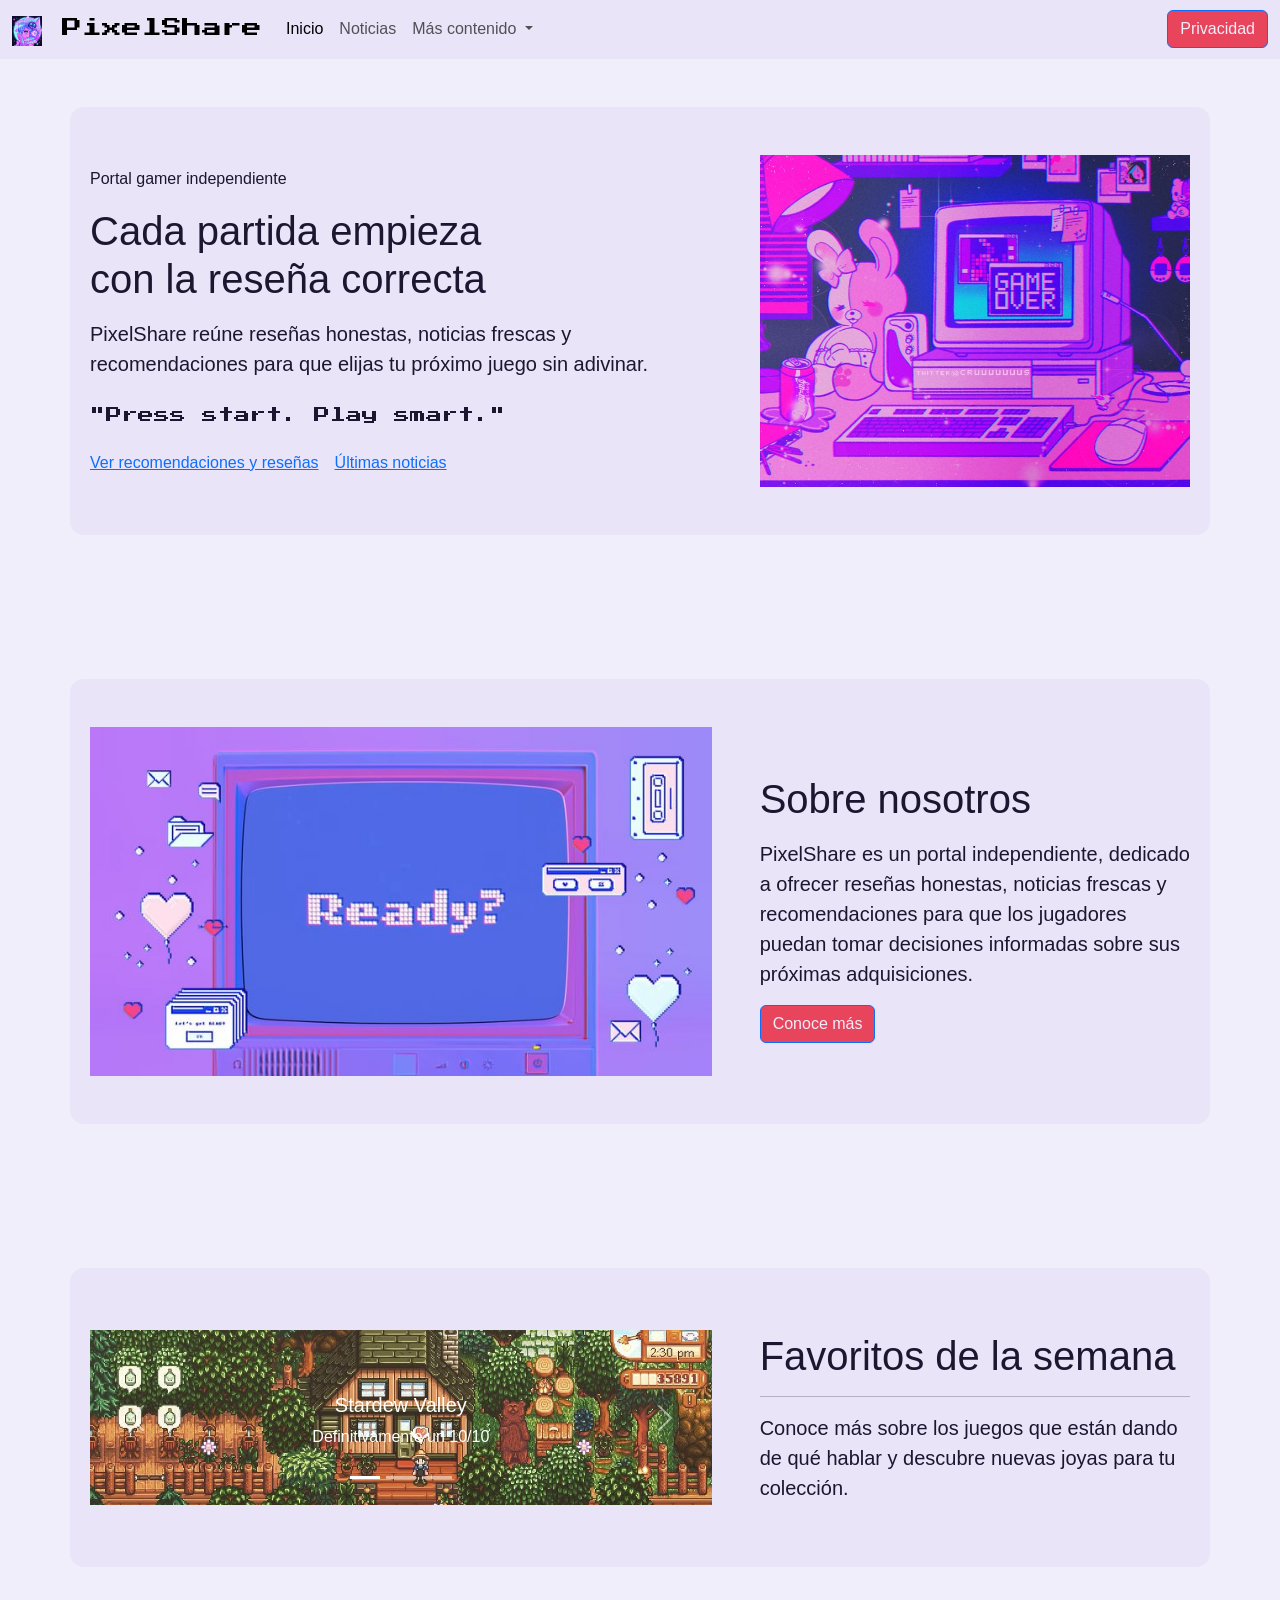
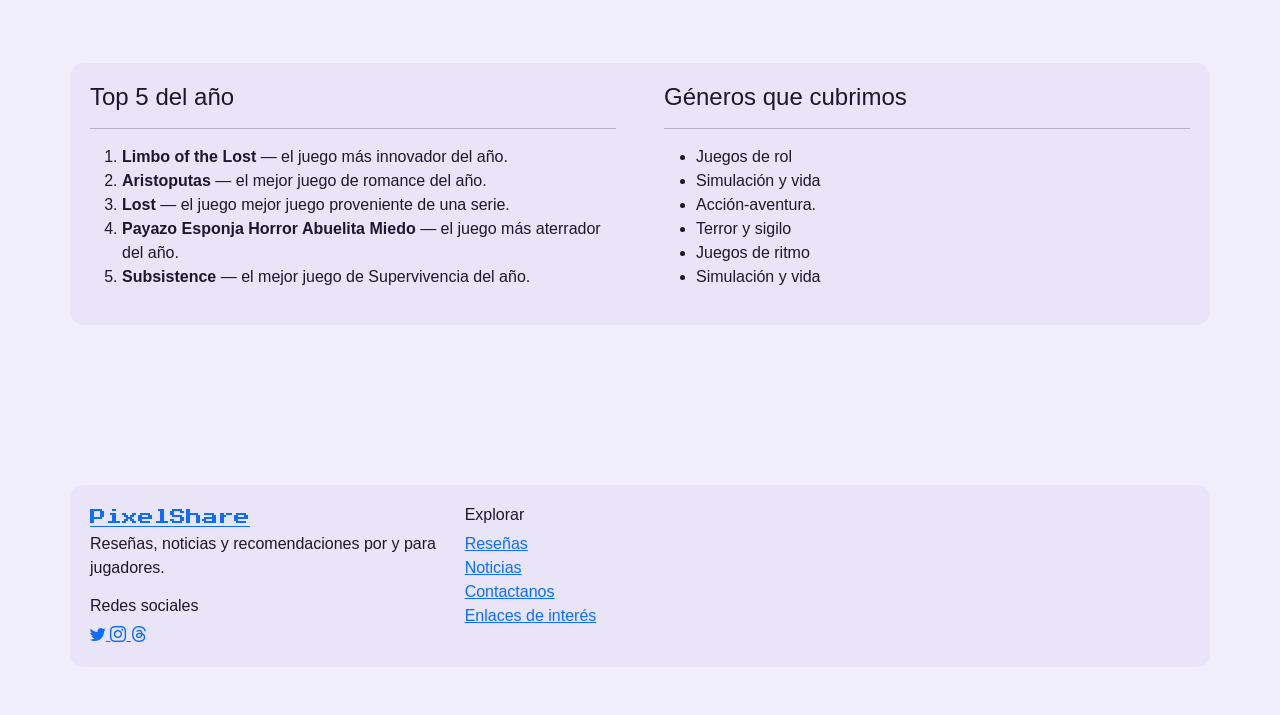
<file: docs/Index.html>
<!DOCTYPE html>
<html lang="en">

<head>
    <meta charset="UTF-8">
    <meta name="viewport" content="width=device-width, initial-scale=1.0">
    <meta name="description" content="Página sobre videojuegos" />
    <meta name="keywords" content="juegos, videojuegos, curiosidades, reseñas" />
    <meta name="author" content="Nicole" />
    <meta name="robots" content="index, follow" />
    <title>PixelShare</title>
    <link href="https://cdn.jsdelivr.net/npm/bootstrap@5.3.8/dist/css/bootstrap.min.css" rel="stylesheet"
        integrity="sha384-sRIl4kxILFvY47J16cr9ZwB07vP4J8+LH7qKQnuqkuIAvNWLzeN8tE5YBujZqJLB" crossorigin="anonymous">
    <link rel="icon" type="image/x-icon" href="imgs/mando.png">
    <link rel="stylesheet" href="css.css">

    <link rel="preconnect" href="https://fonts.googleapis.com">
    <link rel="preconnect" href="https://fonts.gstatic.com" crossorigin>
    <link href="https://fonts.googleapis.com/css2?family=Press+Start+2P&display=swap" rel="stylesheet">
    <link rel="stylesheet" href="https://cdn.jsdelivr.net/npm/bootstrap-icons@1.11.3/font/bootstrap-icons.css">
</head>

<body>
    <!-- navbar -->
    <nav class="navbar navbar-expand-lg" style="background-color: #E9E4F7;" data-bs-theme="light" fixed-top>
        <div class="container-fluid">
            <a class="press-start-2p-regular navbar-brand" href="Index.html"> <img src="imgs/mariha.jpg" width="30"
                    height="30"> PixelShare</a>
            <button class="navbar-toggler" type="button" data-bs-toggle="collapse"
                data-bs-target="#navbarSupportedContent" aria-controls="navbarSupportedContent" aria-expanded="false"
                aria-label="Toggle navigation">
                <span class="navbar-toggler-icon"></span>
            </button>
            <div class="collapse navbar-collapse" id="navbarSupportedContent"> <!-- Colapse -->
                <ul class="navbar-nav me-auto mb-2 mb-lg-0">
                    <li class="nav-item">
                        <a class="nav-link active" aria-current="page" href="Index.html">Inicio</a>
                    </li>
                    <li class="nav-item">
                        <a class="nav-link" href="Noticias.html">Noticias</a>
                    </li>
                    <li class="nav-item dropdown">
                        <a class="nav-link dropdown-toggle" href="#" role="button" data-bs-toggle="dropdown"
                            aria-expanded="false">
                            Más contenido
                        </a>

                        <ul class="dropdown-menu">
                            <li><a class="dropdown-item" href="Resenas.html">Reseñas</a></li>
                            <li><a class="dropdown-item" href="Contactos.html">Contactanos</a></li>
                            <li><a class="dropdown-item" href="Enlaces.html">Enlaces de Interés</a></li>
                            <li><a class="dropdown-item"><button onclick="togglemodoscuro()"><i
                                            class="bi bi-moon-stars"></i></button></a></li>

                        </ul>
                    </li>

                </ul>

                <!-- Button trigger modal -->
                <button type="button" class="btn btn-primary" data-bs-toggle="modal" data-bs-target="#staticBackdrop">
                    Privacidad
                </button>

                <!-- Modal -->
                <div class="modal fade" id="staticBackdrop" data-bs-backdrop="static" data-bs-keyboard="false"
                    tabindex="-1" aria-labelledby="staticBackdropLabel" aria-hidden="true">
                    <div class="modal-dialog">
                        <div class="modal-content">
                            <div class="modal-header">
                                <h1 class="modal-title fs-5" id="staticBackdropLabel">Política de privacidad</h1>
                                <button type="button" class="btn-close" data-bs-dismiss="modal"
                                    aria-label="Close"></button>
                            </div>
                            <div class="modal-body">
                                ...
                            </div>
                            <div class="modal-footer">
                                <button type="button" class="btn btn-secondary" data-bs-dismiss="modal">Cerrar</button>
                                <button type="button" class="btn btn-primary" data-bs-dismiss="modal">Aceptar</button>
                            </div>
                        </div>
                    </div>
                </div>
                <!-- poner icono modo oscuro -->

            </div>
        </div>
    </nav>

    <!-- Presentacion -->
    <header class="hero py-5" style=" background-size: cover; background-position: center;">
        <div class="container py-7 py-lg-5 position-relative">
            <div class="row align-items-center g-5">
                <div class="col-lg-7">
                    <span> Portal gamer independiente</span>
                    <h1 class="mt-3">Cada partida empieza<br>con la reseña correcta
                    </h1>
                    <p class="lead mt-3">
                        PixelShare reúne reseñas honestas, noticias frescas y recomendaciones para que elijas tu próximo
                        juego sin adivinar.
                    </p>
                    <p class="press-start-2p-regular mt-4">"Press start. Play smart."</p>
                    <div class="d-flex flex-wrap gap-3 mt-4">
                        <a href="Resenas.html" class="btn-pixel-fill">Ver recomendaciones y reseñas</a>
                        <a href="Noticias.html" class="btn-pixel">Últimas noticias</a>
                    </div>
                </div>
                <div class="col-lg-5">
                    <div class="img-frame">
                        <img src="imgs/danbooru.jpg" class="img-fluid w-100">
                    </div>
                </div>
            </div>
        </div>
    </header>

    <!-- Sobre nosotros -->
    <br>
    <br>
    <header class="hero py-5" style=" background-size: cover; background-position: center;">
        <div class="container py-7 py-lg-5 position-relative">
            <div class="row align-items-center g-5">
                <div class="col-lg-7">
                    <img src="imgs/ready.jpg" class="img-fluid">
                </div>
                <div class="col-lg-5">

                    <h1 class="mt-3">Sobre nosotros<span class="cursor-blink"></span>
                    </h1>
                    <p class="lead mt-3">
                        PixelShare es un portal independiente, dedicado a ofrecer reseñas honestas,
                        noticias frescas y recomendaciones para que los jugadores puedan tomar decisiones informadas
                        sobre sus próximas adquisiciones.
                    </p>
                    <div id="liveAlertPlaceholder"></div>
                    <button type="button" class="btn btn-primary" id="liveAlertBtn">Conoce más</button>
                </div>
            </div>
        </div>
    </header>

    <br>
    <br>
    <!-- zona de favoritos -->
    <header class="hero py-5" style=" background-size: cover; background-position: center;">
        <div class="container py-7 py-lg-5 position-relative">
            <div class="row align-items-center g-5">
                <div class="col-lg-7">
                    <div id="carouselExampleCaptions" class="carousel slide">
                        <div class="carousel-indicators">
                            <button type="button" data-bs-target="#carouselExampleCaptions" data-bs-slide-to="0"
                                class="active" aria-current="true" aria-label="Slide 1"></button>
                            <button type="button" data-bs-target="#carouselExampleCaptions" data-bs-slide-to="1"
                                aria-label="Slide 2"></button>
                            <button type="button" data-bs-target="#carouselExampleCaptions" data-bs-slide-to="2"
                                aria-label="Slide 3"></button>
                        </div>
                        <div class="carousel-inner">
                            <div class="carousel-item active">
                                <img src="imgs/starbanner.jpg" class="d-block w-100 " alt="...">
                                <div class="carousel-caption d-none d-md-block" style="color: white;">
                                    <h5>Stardew Valley</h5>
                                    <p>Definitivamente un 10/10</p>
                                </div>
                            </div>
                            <div class="carousel-item">
                                <img src="imgs/hadesban.jpg" class="d-block w-100" alt="...">
                                <div class="carousel-caption d-none d-md-block" style="color: white;">
                                    <h5>Hades I</h5>
                                    <p>No te lo pierdas</p>
                                </div>
                            </div>
                            <div class="carousel-item">
                                <img src="imgs/dive.jpg" class="d-block w-100" alt="...">
                                <div class="carousel-caption d-none d-md-block" style="color: white;">
                                    <h5>Dave the Diver</h5>
                                    <p>Increíble experiencia</p>
                                </div>
                            </div>
                        </div>
                        <button class="carousel-control-prev" type="button" data-bs-target="#carouselExampleCaptions"
                            data-bs-slide="prev">
                            <span class="carousel-control-prev-icon" aria-hidden="true"></span>
                            <span class="visually-hidden">Previous</span>
                        </button>
                        <button class="carousel-control-next" type="button" data-bs-target="#carouselExampleCaptions"
                            data-bs-slide="next">
                            <span class="carousel-control-next-icon" aria-hidden="true"></span>
                            <span class="visually-hidden">Next</span>
                        </button>
                    </div>
                </div>
                <div class="col-lg-5">
                    <h1 class="mt-3">Favoritos de la semana<span class="cursor-blink"></span>
                    </h1>
                    <hr>
                    <p class="lead mt-3">
                        Conoce más sobre los juegos que están dando de qué hablar y descubre nuevas joyas para tu
                        colección.
                    </p>
                </div>
            </div>
        </div>
    </header>

    <section class="py-5 bg-alt">
        <div class="container">
            <div class="row g-5">
                <div class="col-lg-6">
                    <div class="section-title">
                        <h2 class="h4 m-0">Top 5 del año</h2>
                        <hr>
                    </div>
                    <ol>
                        <li><strong>Limbo of the Lost</strong> — el juego más innovador del año.</li>
                        <li><strong>Aristoputas</strong> — el mejor juego de romance del año.</li>
                        <li><strong>Lost</strong> — el juego mejor juego proveniente de una serie.</li>
                        <li><strong>Payazo Esponja Horror Abuelita Miedo</strong> — el juego más aterrador del año.</li>
                        <li><strong>Subsistence</strong> — el mejor juego de Supervivencia del año.</li>
                    </ol>
                </div>
                <div class="col-lg-6">
                    <div class="section-title">
                        <h2 class="h4 m-0">Géneros que cubrimos</h2>
                        <hr>
                    </div>
                    <ul>
                        <li>Juegos de rol</li>
                        <li>Simulación y vida</li>
                        <li>Acción-aventura.</li>
                        <li>Terror y sigilo</li>
                        <li>Juegos de ritmo</li>
                        <li>Simulación y vida</li>
                    </ul>
                </div>
            </div>
        </div>
    </section>
    <br>
    <br>



    <footer class="py-5 mt-3">
        <div class="container">
            <div class="row" g-4>
                <div class="col-lg-4">
                    <a class="press-start-2p-regular" href="Index.html">PixelShare</a>
                    <p>
                        Reseñas, noticias y recomendaciones por y para jugadores.
                    </p>
                    <h6>Redes sociales</h6>
                    <div>
                        <a href="https://x.com/" target="_blank" aria-label="Twitter">
                            <i class="bi bi-twitter"></i>
                        </a>

                        <a href="https://www.instagram.com/?hl=en" target="_blank" aria-label="instagram">
                            <i class="bi bi-instagram"></i>
                        </a>

                        <a href="https://www.threads.com/" target="_blank" aria-label="threads">
                            <i class="bi bi-threads"></i>
                        </a>
                    </div>

                </div>
                <div class="col-lg-2 col-6">
                    <h6>
                        Explorar
                    </h6>
                    <ul class="list-unstyled">
                        <li><a href="Resenas.html">Reseñas</a></li>
                        <li><a href="Noticias.html">Noticias</a></li>
                        <li><a href="Contactos.html">Contactanos</a></li>
                        <li><a href="Enlaces.html">Enlaces de interés</a></li>
                </div>

            </div>

        </div>
    </footer>

    <script src="https://cdn.jsdelivr.net/npm/bootstrap@5.3.8/dist/js/bootstrap.bundle.min.js"
        integrity="sha384-FKyoEForCGlyvwx9Hj09JcYn3nv7wiPVlz7YYwJrWVcXK/BmnVDxM+D2scQbITxI" crossorigin="anonymous">
        </script>

    <script src="javascript/js.js"></script>
</body>

</html>
</file>
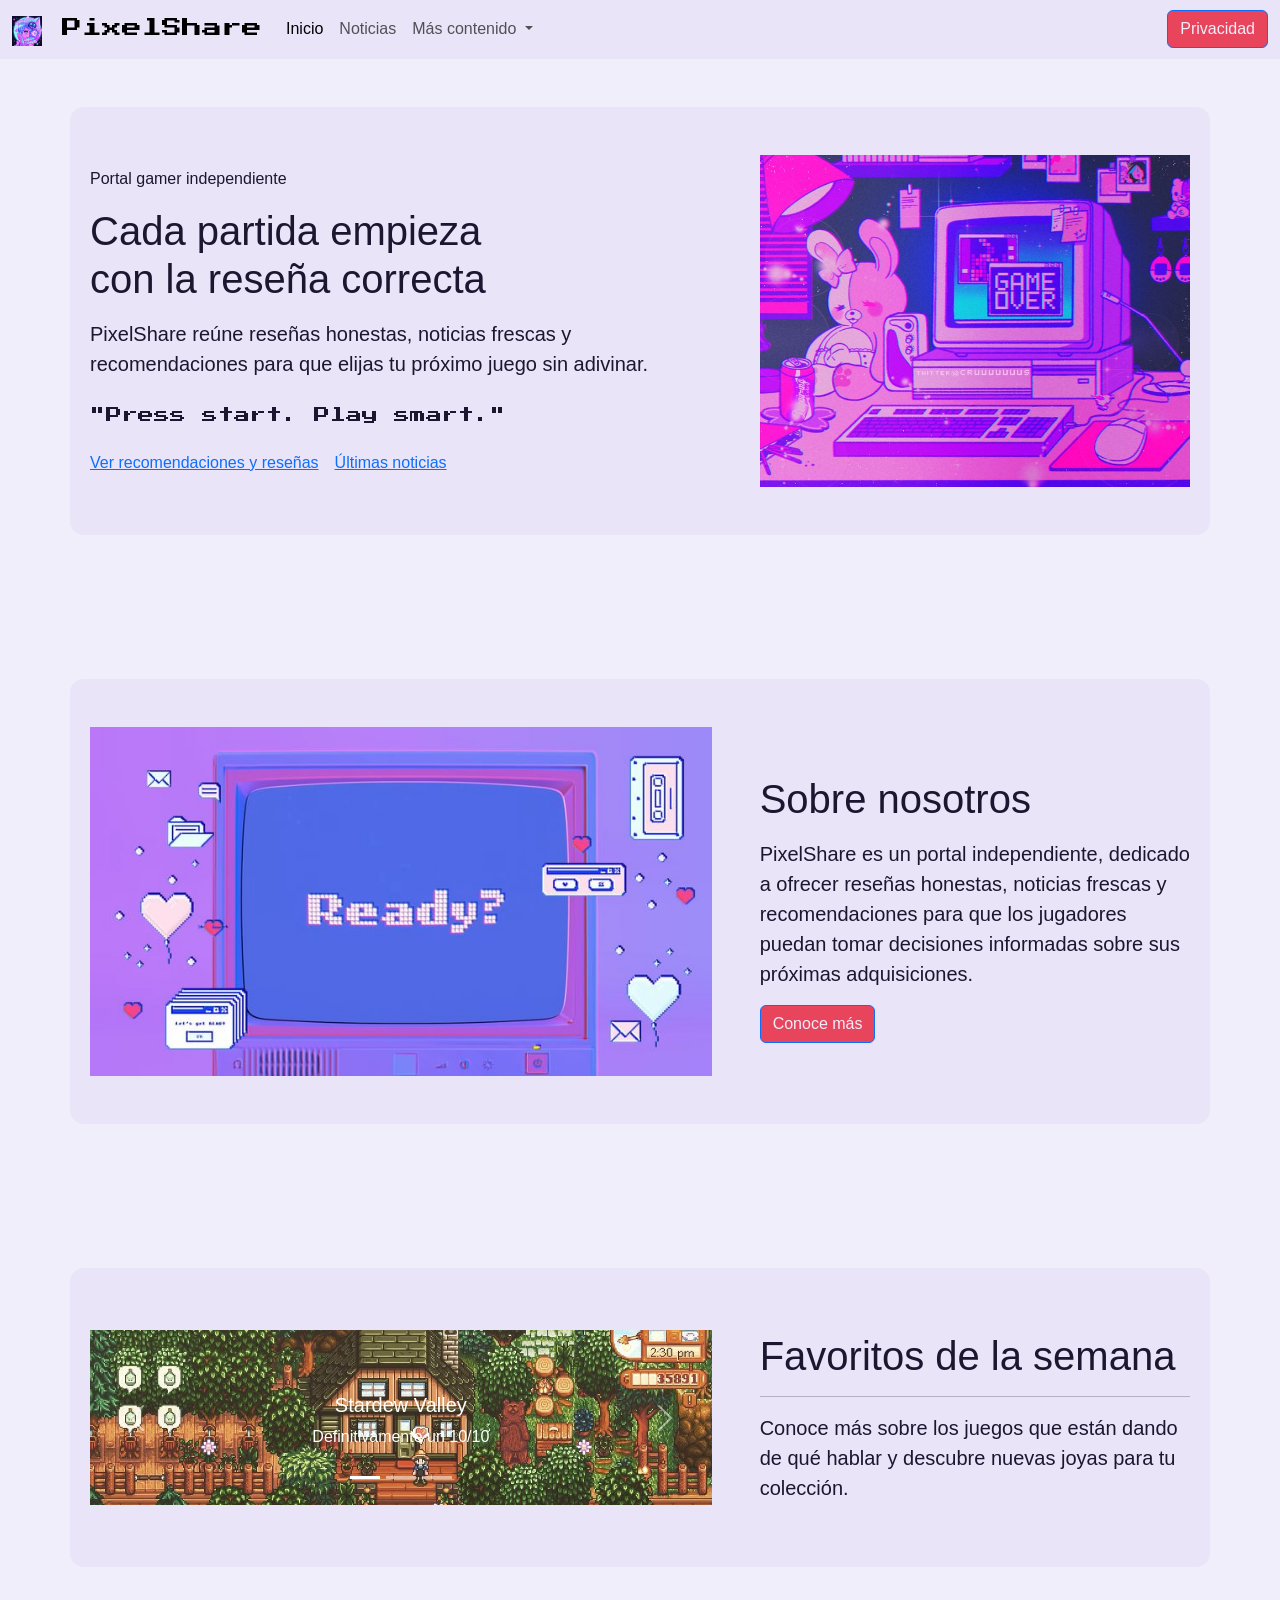
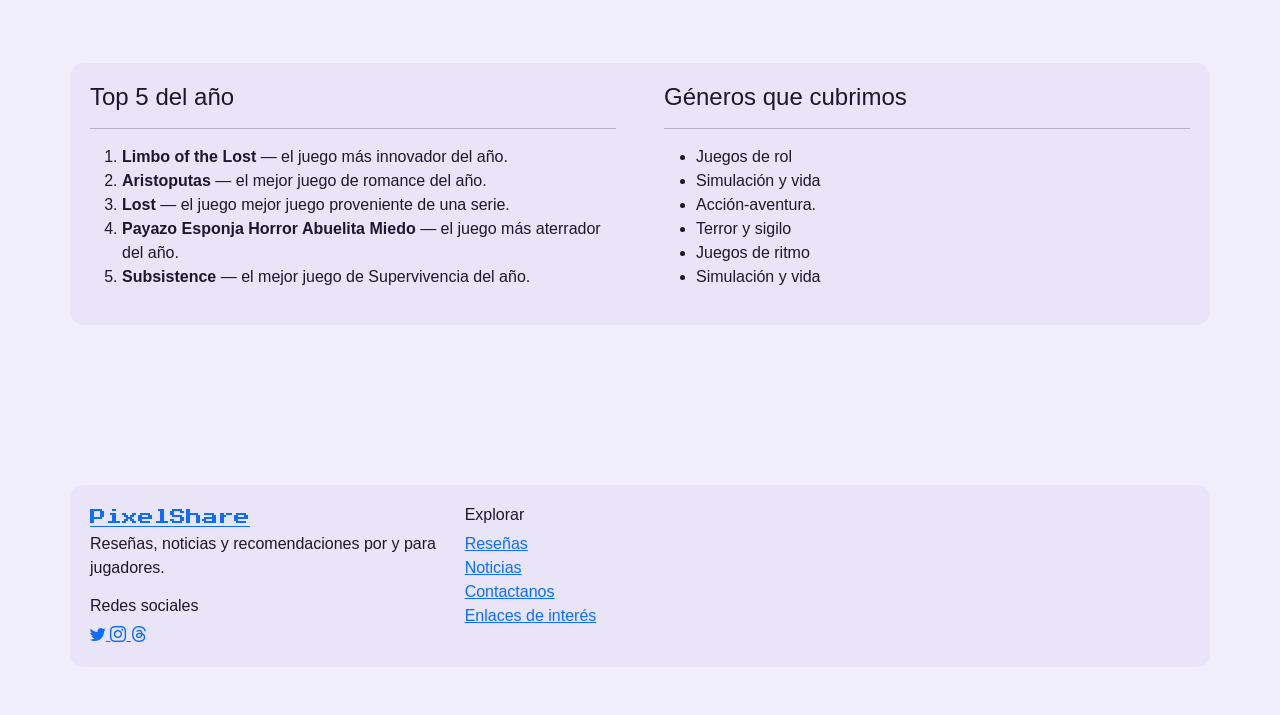
<file: docs/index.html>
<!DOCTYPE html>
<html lang="en">

<head>
    <meta charset="UTF-8">
    <meta name="viewport" content="width=device-width, initial-scale=1.0">
    <meta name="description" content="Página sobre videojuegos" />
    <meta name="keywords" content="juegos, videojuegos, curiosidades, reseñas" />
    <meta name="author" content="Nicole" />
    <meta name="robots" content="index, follow" />
    <title>PixelShare</title>
    <link href="https://cdn.jsdelivr.net/npm/bootstrap@5.3.8/dist/css/bootstrap.min.css" rel="stylesheet"
        integrity="sha384-sRIl4kxILFvY47J16cr9ZwB07vP4J8+LH7qKQnuqkuIAvNWLzeN8tE5YBujZqJLB" crossorigin="anonymous">
    <link rel="icon" type="image/x-icon" href="imgs/mando.png">
    <link rel="stylesheet" href="css.css">

    <link rel="preconnect" href="https://fonts.googleapis.com">
    <link rel="preconnect" href="https://fonts.gstatic.com" crossorigin>
    <link href="https://fonts.googleapis.com/css2?family=Press+Start+2P&display=swap" rel="stylesheet">
    <link rel="stylesheet" href="https://cdn.jsdelivr.net/npm/bootstrap-icons@1.11.3/font/bootstrap-icons.css">
</head>

<body>
    <!-- navbar -->
    <nav class="navbar navbar-expand-lg" style="background-color: #E9E4F7;" data-bs-theme="light" fixed-top>
        <div class="container-fluid">
            <a class="press-start-2p-regular navbar-brand" href="index.html"> <img src="imgs/mariha.jpg" width="30"
                    height="30"> PixelShare</a>
            <button class="navbar-toggler" type="button" data-bs-toggle="collapse"
                data-bs-target="#navbarSupportedContent" aria-controls="navbarSupportedContent" aria-expanded="false"
                aria-label="Toggle navigation">
                <span class="navbar-toggler-icon"></span>
            </button>
            <div class="collapse navbar-collapse" id="navbarSupportedContent"> <!-- Colapse -->
                <ul class="navbar-nav me-auto mb-2 mb-lg-0">
                    <li class="nav-item">
                        <a class="nav-link active" aria-current="page" href="index.html">Inicio</a>
                    </li>
                    <li class="nav-item">
                        <a class="nav-link" href="Noticias.html">Noticias</a>
                    </li>
                    <li class="nav-item dropdown">
                        <a class="nav-link dropdown-toggle" href="#" role="button" data-bs-toggle="dropdown"
                            aria-expanded="false">
                            Más contenido
                        </a>

                        <ul class="dropdown-menu">
                            <li><a class="dropdown-item" href="Resenas.html">Reseñas</a></li>
                            <li><a class="dropdown-item" href="Contactos.html">Contactanos</a></li>
                            <li><a class="dropdown-item" href="Enlaces.html">Enlaces de Interés</a></li>
                            <li><a class="dropdown-item"><button onclick="togglemodoscuro()"><i
                                            class="bi bi-moon-stars"></i></button></a></li>

                        </ul>
                    </li>

                </ul>

                <!-- Button trigger modal -->
                <button type="button" class="btn btn-primary" data-bs-toggle="modal" data-bs-target="#staticBackdrop">
                    Privacidad
                </button>

                <!-- Modal -->
                <div class="modal fade" id="staticBackdrop" data-bs-backdrop="static" data-bs-keyboard="false"
                    tabindex="-1" aria-labelledby="staticBackdropLabel" aria-hidden="true">
                    <div class="modal-dialog">
                        <div class="modal-content">
                            <div class="modal-header">
                                <h1 class="modal-title fs-5" id="staticBackdropLabel">Política de privacidad</h1>
                                <button type="button" class="btn-close" data-bs-dismiss="modal"
                                    aria-label="Close"></button>
                            </div>
                            <div class="modal-body">
                                Esta sitio web recopila toda tu información personal, en efecto este sitio web es un malware glorificado.
                                Toda tu información será vendida al estado ilegitimo de Israel, el mossad se pondra en contacto con usted.
                            </div>
                            <div class="modal-footer">
                                <button type="button" class="btn btn-secondary" data-bs-dismiss="modal">Cerrar</button>
                                <button type="button" class="btn btn-primary" data-bs-dismiss="modal">Aceptar</button>
                            </div>
                        </div>
                    </div>
                </div>
                <!-- poner icono modo oscuro -->

            </div>
        </div>
    </nav>

    <!-- Presentacion -->
    <header class="hero py-5" style=" background-size: cover; background-position: center;">
        <div class="container py-7 py-lg-5 position-relative">
            <div class="row align-items-center g-5">
                <div class="col-lg-7">
                    <span> Portal gamer independiente</span>
                    <h1 class="mt-3">Cada partida empieza<br>con la reseña correcta
                    </h1>
                    <p class="lead mt-3">
                        PixelShare reúne reseñas honestas, noticias frescas y recomendaciones para que elijas tu próximo
                        juego sin adivinar.
                    </p>
                    <p class="press-start-2p-regular mt-4">"Press start. Play smart."</p>
                    <div class="d-flex flex-wrap gap-3 mt-4">
                        <a href="Resenas.html" class="btn-pixel-fill">Ver recomendaciones y reseñas</a>
                        <a href="Noticias.html" class="btn-pixel">Últimas noticias</a>
                    </div>
                </div>
                <div class="col-lg-5">
                    <div class="img-frame">
                        <img src="imgs/danbooru.jpg" class="img-fluid w-100">
                    </div>
                </div>
            </div>
        </div>
    </header>

    <!-- Sobre nosotros -->
    <br>
    <br>
    <header class="hero py-5" style=" background-size: cover; background-position: center;">
        <div class="container py-7 py-lg-5 position-relative">
            <div class="row align-items-center g-5">
                <div class="col-lg-7">
                    <img src="imgs/ready.jpg" class="img-fluid">
                </div>
                <div class="col-lg-5">

                    <h1 class="mt-3">Sobre nosotros<span class="cursor-blink"></span>
                    </h1>
                    <p class="lead mt-3">
                        PixelShare es un portal independiente, dedicado a ofrecer reseñas honestas,
                        noticias frescas y recomendaciones para que los jugadores puedan tomar decisiones informadas
                        sobre sus próximas adquisiciones.
                    </p>
                    <div id="liveAlertPlaceholder"></div>
                    <button type="button" class="btn btn-primary" id="liveAlertBtn">Conoce más</button>
                </div>
            </div>
        </div>
    </header>

    <br>
    <br>
    <!-- zona de favoritos -->
    <header class="hero py-5" style=" background-size: cover; background-position: center;">
        <div class="container py-7 py-lg-5 position-relative">
            <div class="row align-items-center g-5">
                <div class="col-lg-7">
                    <div id="carouselExampleCaptions" class="carousel slide">
                        <div class="carousel-indicators">
                            <button type="button" data-bs-target="#carouselExampleCaptions" data-bs-slide-to="0"
                                class="active" aria-current="true" aria-label="Slide 1"></button>
                            <button type="button" data-bs-target="#carouselExampleCaptions" data-bs-slide-to="1"
                                aria-label="Slide 2"></button>
                            <button type="button" data-bs-target="#carouselExampleCaptions" data-bs-slide-to="2"
                                aria-label="Slide 3"></button>
                        </div>
                        <div class="carousel-inner">
                            <div class="carousel-item active">
                                <img src="imgs/starbanner.jpg" class="d-block w-100 " alt="...">
                                <div class="carousel-caption d-none d-md-block" style="color: white;">
                                    <h5>Stardew Valley</h5>
                                    <p>Definitivamente un 10/10</p>
                                </div>
                            </div>
                            <div class="carousel-item">
                                <img src="imgs/hadesban.jpg" class="d-block w-100" alt="...">
                                <div class="carousel-caption d-none d-md-block" style="color: white;">
                                    <h5>Hades I</h5>
                                    <p>No te lo pierdas</p>
                                </div>
                            </div>
                            <div class="carousel-item">
                                <img src="imgs/dive.jpg" class="d-block w-100" alt="...">
                                <div class="carousel-caption d-none d-md-block" style="color: white;">
                                    <h5>Dave the Diver</h5>
                                    <p>Increíble experiencia</p>
                                </div>
                            </div>
                        </div>
                        <button class="carousel-control-prev" type="button" data-bs-target="#carouselExampleCaptions"
                            data-bs-slide="prev">
                            <span class="carousel-control-prev-icon" aria-hidden="true"></span>
                            <span class="visually-hidden">Previous</span>
                        </button>
                        <button class="carousel-control-next" type="button" data-bs-target="#carouselExampleCaptions"
                            data-bs-slide="next">
                            <span class="carousel-control-next-icon" aria-hidden="true"></span>
                            <span class="visually-hidden">Next</span>
                        </button>
                    </div>
                </div>
                <div class="col-lg-5">
                    <h1 class="mt-3">Favoritos de la semana<span class="cursor-blink"></span>
                    </h1>
                    <hr>
                    <p class="lead mt-3">
                        Conoce más sobre los juegos que están dando de qué hablar y descubre nuevas joyas para tu
                        colección.
                    </p>
                </div>
            </div>
        </div>
    </header>

    <section class="py-5 bg-alt">
        <div class="container">
            <div class="row g-5">
                <div class="col-lg-6">
                    <div class="section-title">
                        <h2 class="h4 m-0">Top 5 del año</h2>
                        <hr>
                    </div>
                    <ol>
                        <li><strong>Limbo of the Lost</strong> — el juego más innovador del año.</li>
                        <li><strong>Aristoputas</strong> — el mejor juego de romance del año.</li>
                        <li><strong>Lost</strong> — el juego mejor juego proveniente de una serie.</li>
                        <li><strong>Payazo Esponja Horror Abuelita Miedo</strong> — el juego más aterrador del año.</li>
                        <li><strong>Subsistence</strong> — el mejor juego de Supervivencia del año.</li>
                    </ol>
                </div>
                <div class="col-lg-6">
                    <div class="section-title">
                        <h2 class="h4 m-0">Géneros que cubrimos</h2>
                        <hr>
                    </div>
                    <ul>
                        <li>Juegos de rol</li>
                        <li>Simulación y vida</li>
                        <li>Acción-aventura.</li>
                        <li>Terror y sigilo</li>
                        <li>Juegos de ritmo</li>
                        <li>Simulación y vida</li>
                    </ul>
                </div>
            </div>
        </div>
    </section>
    <br>
    <br>



    <footer class="py-5 mt-3">
        <div class="container">
            <div class="row" g-4>
                <div class="col-lg-4">
                    <a class="press-start-2p-regular" href="index.html">PixelShare</a>
                    <p>
                        Reseñas, noticias y recomendaciones por y para jugadores.
                    </p>
                    <h6>Redes sociales</h6>
                    <div>
                        <a href="https://x.com/" target="_blank" aria-label="Twitter">
                            <i class="bi bi-twitter"></i>
                        </a>

                        <a href="https://www.instagram.com/?hl=en" target="_blank" aria-label="instagram">
                            <i class="bi bi-instagram"></i>
                        </a>

                        <a href="https://www.threads.com/" target="_blank" aria-label="threads">
                            <i class="bi bi-threads"></i>
                        </a>
                    </div>

                </div>
                <div class="col-lg-2 col-6">
                    <h6>
                        Explorar
                    </h6>
                    <ul class="list-unstyled">
                        <li><a href="Resenas.html">Reseñas</a></li>
                        <li><a href="Noticias.html">Noticias</a></li>
                        <li><a href="Contactos.html">Contactanos</a></li>
                        <li><a href="Enlaces.html">Enlaces de interés</a></li>
                </div>

            </div>

        </div>
    </footer>

    <script src="https://cdn.jsdelivr.net/npm/bootstrap@5.3.8/dist/js/bootstrap.bundle.min.js"
        integrity="sha384-FKyoEForCGlyvwx9Hj09JcYn3nv7wiPVlz7YYwJrWVcXK/BmnVDxM+D2scQbITxI" crossorigin="anonymous">
        </script>

    <script src="javascript/js.js"></script>
</body>

</html>
</file>
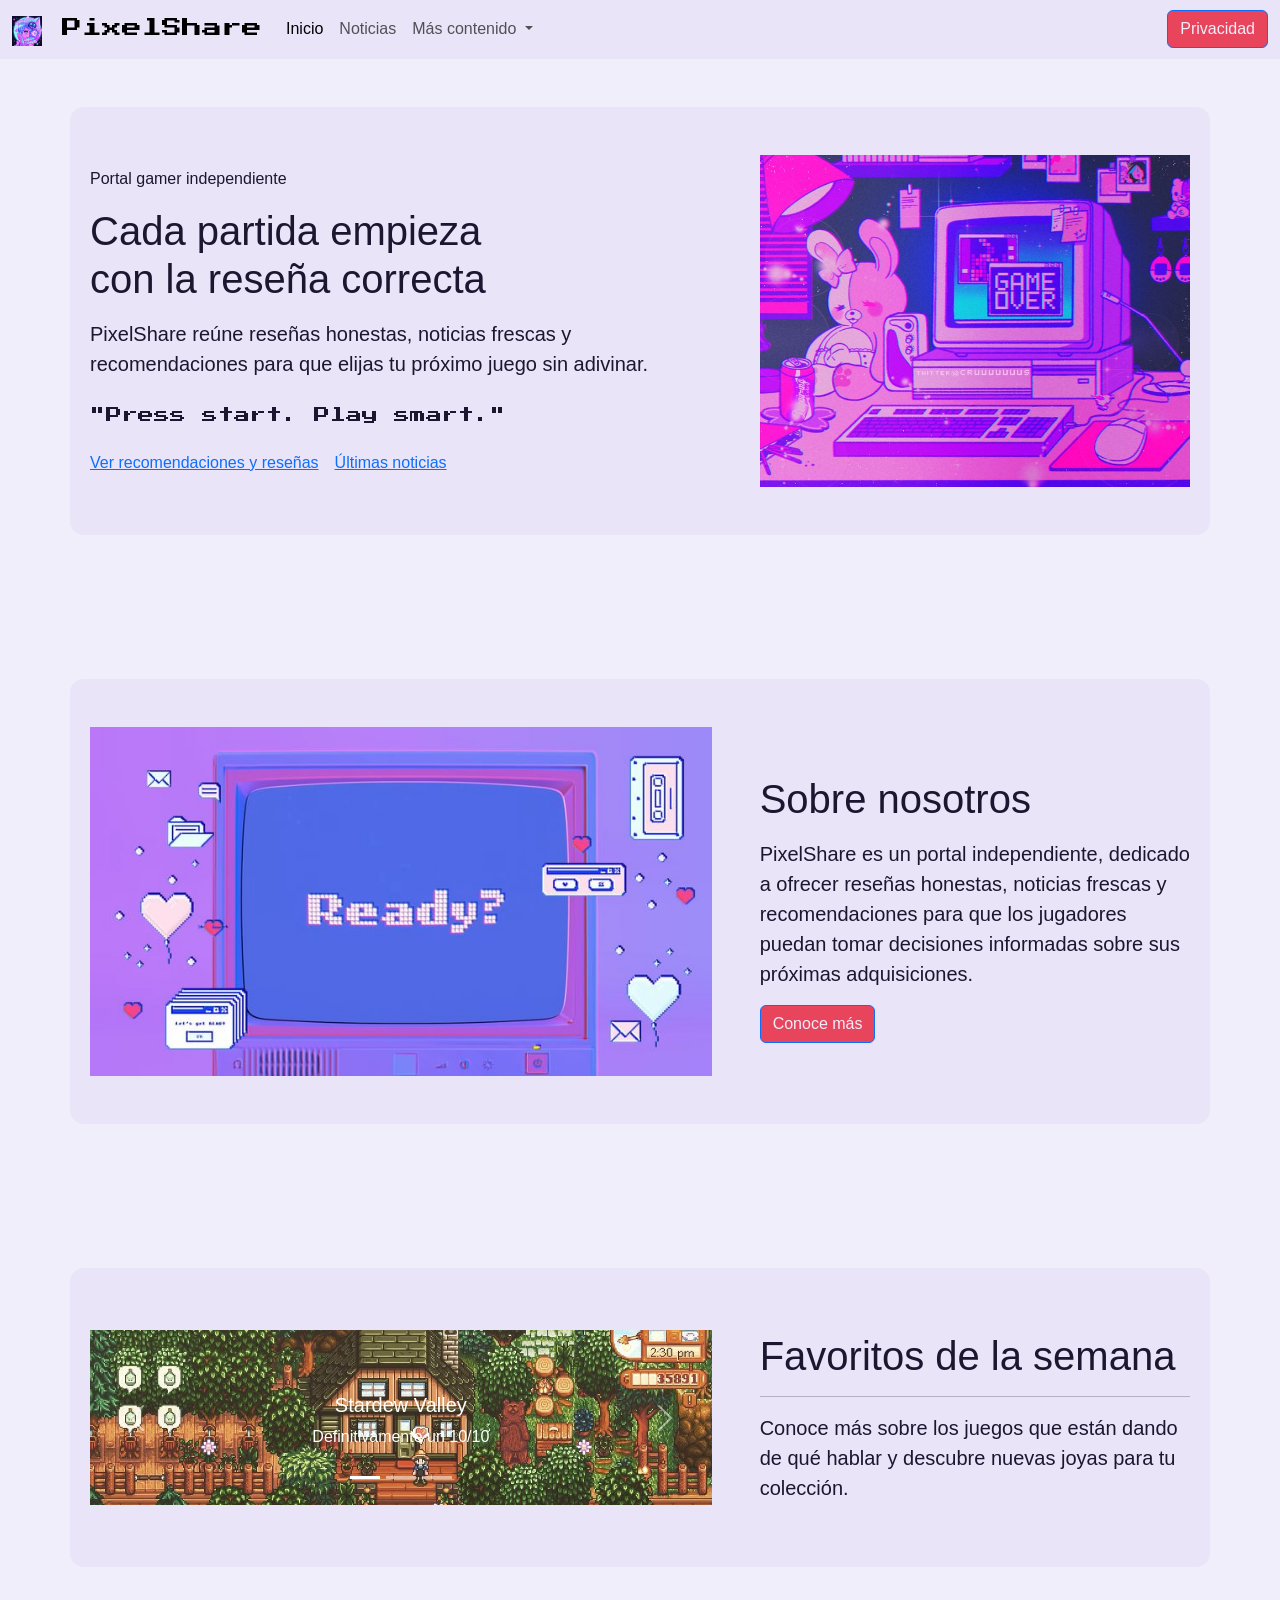
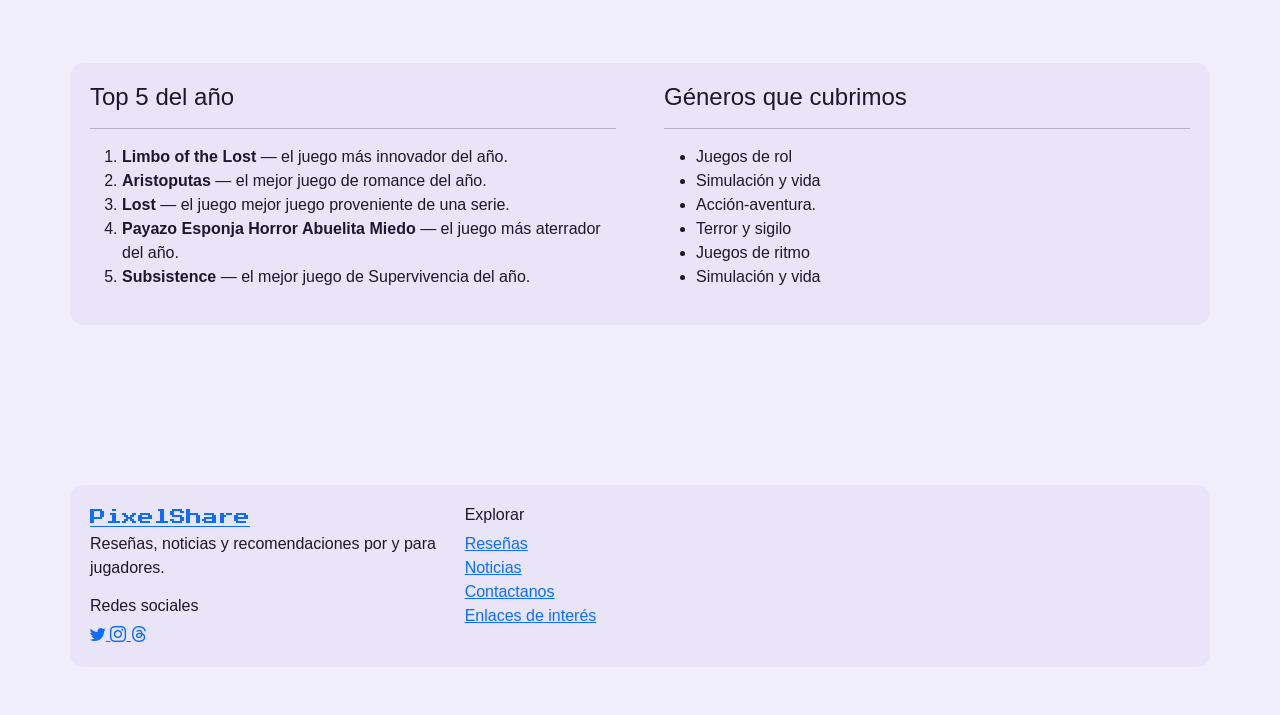
<file: Parcial/index.html>
<!DOCTYPE html>
<html lang="en">

<head>
    <meta charset="UTF-8">
    <meta name="viewport" content="width=device-width, initial-scale=1.0">
    <meta name="description" content="Página sobre videojuegos" />
    <meta name="keywords" content="juegos, videojuegos, curiosidades, reseñas" />
    <meta name="author" content="Nicole" />
    <meta name="robots" content="index, follow" />
    <title>PixelShare</title>
    <link href="https://cdn.jsdelivr.net/npm/bootstrap@5.3.8/dist/css/bootstrap.min.css" rel="stylesheet"
        integrity="sha384-sRIl4kxILFvY47J16cr9ZwB07vP4J8+LH7qKQnuqkuIAvNWLzeN8tE5YBujZqJLB" crossorigin="anonymous">
    <link rel="icon" type="image/x-icon" href="imgs/mando.png">
    <link rel="stylesheet" href="css.css">

    <link rel="preconnect" href="https://fonts.googleapis.com">
    <link rel="preconnect" href="https://fonts.gstatic.com" crossorigin>
    <link href="https://fonts.googleapis.com/css2?family=Press+Start+2P&display=swap" rel="stylesheet">
    <link rel="stylesheet" href="https://cdn.jsdelivr.net/npm/bootstrap-icons@1.11.3/font/bootstrap-icons.css">
</head>

<body>
    <!-- navbar -->
    <nav class="navbar navbar-expand-lg" style="background-color: #E9E4F7;" data-bs-theme="light" fixed-top>
        <div class="container-fluid">
            <a class="press-start-2p-regular navbar-brand" href="Index.html"> <img src="imgs/mariha.jpg" width="30"
                    height="30"> PixelShare</a>
            <button class="navbar-toggler" type="button" data-bs-toggle="collapse"
                data-bs-target="#navbarSupportedContent" aria-controls="navbarSupportedContent" aria-expanded="false"
                aria-label="Toggle navigation">
                <span class="navbar-toggler-icon"></span>
            </button>
            <div class="collapse navbar-collapse" id="navbarSupportedContent"> <!-- Colapse -->
                <ul class="navbar-nav me-auto mb-2 mb-lg-0">
                    <li class="nav-item">
                        <a class="nav-link active" aria-current="page" href="Index.html">Inicio</a>
                    </li>
                    <li class="nav-item">
                        <a class="nav-link" href="Noticias.html">Noticias</a>
                    </li>
                    <li class="nav-item dropdown">
                        <a class="nav-link dropdown-toggle" href="#" role="button" data-bs-toggle="dropdown"
                            aria-expanded="false">
                            Más contenido
                        </a>

                        <ul class="dropdown-menu">
                            <li><a class="dropdown-item" href="Resenas.html">Reseñas</a></li>
                            <li><a class="dropdown-item" href="Contactos.html">Contactanos</a></li>
                            <li><a class="dropdown-item" href="Enlaces.html">Enlaces de Interés</a></li>
                            <li><a class="dropdown-item"><button onclick="togglemodoscuro()"><i
                                            class="bi bi-moon-stars"></i></button></a></li>

                        </ul>
                    </li>

                </ul>

                <!-- Button trigger modal -->
                <button type="button" class="btn btn-primary" data-bs-toggle="modal" data-bs-target="#staticBackdrop">
                    Privacidad
                </button>

                <!-- Modal -->
                <div class="modal fade" id="staticBackdrop" data-bs-backdrop="static" data-bs-keyboard="false"
                    tabindex="-1" aria-labelledby="staticBackdropLabel" aria-hidden="true">
                    <div class="modal-dialog">
                        <div class="modal-content">
                            <div class="modal-header">
                                <h1 class="modal-title fs-5" id="staticBackdropLabel">Política de privacidad</h1>
                                <button type="button" class="btn-close" data-bs-dismiss="modal"
                                    aria-label="Close"></button>
                            </div>
                            <div class="modal-body">
                                ...
                            </div>
                            <div class="modal-footer">
                                <button type="button" class="btn btn-secondary" data-bs-dismiss="modal">Cerrar</button>
                                <button type="button" class="btn btn-primary" data-bs-dismiss="modal">Aceptar</button>
                            </div>
                        </div>
                    </div>
                </div>
                <!-- poner icono modo oscuro -->

            </div>
        </div>
    </nav>

    <!-- Presentacion -->
    <header class="hero py-5" style=" background-size: cover; background-position: center;">
        <div class="container py-7 py-lg-5 position-relative">
            <div class="row align-items-center g-5">
                <div class="col-lg-7">
                    <span> Portal gamer independiente</span>
                    <h1 class="mt-3">Cada partida empieza<br>con la reseña correcta
                    </h1>
                    <p class="lead mt-3">
                        PixelShare reúne reseñas honestas, noticias frescas y recomendaciones para que elijas tu próximo
                        juego sin adivinar.
                    </p>
                    <p class="press-start-2p-regular mt-4">"Press start. Play smart."</p>
                    <div class="d-flex flex-wrap gap-3 mt-4">
                        <a href="Resenas.html" class="btn-pixel-fill">Ver recomendaciones y reseñas</a>
                        <a href="Noticias.html" class="btn-pixel">Últimas noticias</a>
                    </div>
                </div>
                <div class="col-lg-5">
                    <div class="img-frame">
                        <img src="imgs/danbooru.jpg" class="img-fluid w-100">
                    </div>
                </div>
            </div>
        </div>
    </header>

    <!-- Sobre nosotros -->
    <br>
    <br>
    <header class="hero py-5" style=" background-size: cover; background-position: center;">
        <div class="container py-7 py-lg-5 position-relative">
            <div class="row align-items-center g-5">
                <div class="col-lg-7">
                    <img src="imgs/ready.jpg" class="img-fluid">
                </div>
                <div class="col-lg-5">

                    <h1 class="mt-3">Sobre nosotros<span class="cursor-blink"></span>
                    </h1>
                    <p class="lead mt-3">
                        PixelShare es un portal independiente, dedicado a ofrecer reseñas honestas,
                        noticias frescas y recomendaciones para que los jugadores puedan tomar decisiones informadas
                        sobre sus próximas adquisiciones.
                    </p>
                    <div id="liveAlertPlaceholder"></div>
                    <button type="button" class="btn btn-primary" id="liveAlertBtn">Conoce más</button>
                </div>
            </div>
        </div>
    </header>

    <br>
    <br>
    <!-- zona de favoritos -->
    <header class="hero py-5" style=" background-size: cover; background-position: center;">
        <div class="container py-7 py-lg-5 position-relative">
            <div class="row align-items-center g-5">
                <div class="col-lg-7">
                    <div id="carouselExampleCaptions" class="carousel slide">
                        <div class="carousel-indicators">
                            <button type="button" data-bs-target="#carouselExampleCaptions" data-bs-slide-to="0"
                                class="active" aria-current="true" aria-label="Slide 1"></button>
                            <button type="button" data-bs-target="#carouselExampleCaptions" data-bs-slide-to="1"
                                aria-label="Slide 2"></button>
                            <button type="button" data-bs-target="#carouselExampleCaptions" data-bs-slide-to="2"
                                aria-label="Slide 3"></button>
                        </div>
                        <div class="carousel-inner">
                            <div class="carousel-item active">
                                <img src="imgs/starbanner.jpg" class="d-block w-100 " alt="...">
                                <div class="carousel-caption d-none d-md-block" style="color: white;">
                                    <h5>Stardew Valley</h5>
                                    <p>Definitivamente un 10/10</p>
                                </div>
                            </div>
                            <div class="carousel-item">
                                <img src="imgs/hadesban.jpg" class="d-block w-100" alt="...">
                                <div class="carousel-caption d-none d-md-block" style="color: white;">
                                    <h5>Hades I</h5>
                                    <p>No te lo pierdas</p>
                                </div>
                            </div>
                            <div class="carousel-item">
                                <img src="imgs/dive.jpg" class="d-block w-100" alt="...">
                                <div class="carousel-caption d-none d-md-block" style="color: white;">
                                    <h5>Dave the Diver</h5>
                                    <p>Increíble experiencia</p>
                                </div>
                            </div>
                        </div>
                        <button class="carousel-control-prev" type="button" data-bs-target="#carouselExampleCaptions"
                            data-bs-slide="prev">
                            <span class="carousel-control-prev-icon" aria-hidden="true"></span>
                            <span class="visually-hidden">Previous</span>
                        </button>
                        <button class="carousel-control-next" type="button" data-bs-target="#carouselExampleCaptions"
                            data-bs-slide="next">
                            <span class="carousel-control-next-icon" aria-hidden="true"></span>
                            <span class="visually-hidden">Next</span>
                        </button>
                    </div>
                </div>
                <div class="col-lg-5">
                    <h1 class="mt-3">Favoritos de la semana<span class="cursor-blink"></span>
                    </h1>
                    <hr>
                    <p class="lead mt-3">
                        Conoce más sobre los juegos que están dando de qué hablar y descubre nuevas joyas para tu
                        colección.
                    </p>
                </div>
            </div>
        </div>
    </header>

    <section class="py-5 bg-alt">
        <div class="container">
            <div class="row g-5">
                <div class="col-lg-6">
                    <div class="section-title">
                        <h2 class="h4 m-0">Top 5 del año</h2>
                        <hr>
                    </div>
                    <ol>
                        <li><strong>Limbo of the Lost</strong> — el juego más innovador del año.</li>
                        <li><strong>Aristoputas</strong> — el mejor juego de romance del año.</li>
                        <li><strong>Lost</strong> — el juego mejor juego proveniente de una serie.</li>
                        <li><strong>Payazo Esponja Horror Abuelita Miedo</strong> — el juego más aterrador del año.</li>
                        <li><strong>Subsistence</strong> — el mejor juego de Supervivencia del año.</li>
                    </ol>
                </div>
                <div class="col-lg-6">
                    <div class="section-title">
                        <h2 class="h4 m-0">Géneros que cubrimos</h2>
                        <hr>
                    </div>
                    <ul>
                        <li>Juegos de rol</li>
                        <li>Simulación y vida</li>
                        <li>Acción-aventura.</li>
                        <li>Terror y sigilo</li>
                        <li>Juegos de ritmo</li>
                        <li>Simulación y vida</li>
                    </ul>
                </div>
            </div>
        </div>
    </section>
    <br>
    <br>



    <footer class="py-5 mt-3">
        <div class="container">
            <div class="row" g-4>
                <div class="col-lg-4">
                    <a class="press-start-2p-regular" href="Index.html">PixelShare</a>
                    <p>
                        Reseñas, noticias y recomendaciones por y para jugadores.
                    </p>
                    <h6>Redes sociales</h6>
                    <div>
                        <a href="https://x.com/" target="_blank" aria-label="Twitter">
                            <i class="bi bi-twitter"></i>
                        </a>

                        <a href="https://www.instagram.com/?hl=en" target="_blank" aria-label="instagram">
                            <i class="bi bi-instagram"></i>
                        </a>

                        <a href="https://www.threads.com/" target="_blank" aria-label="threads">
                            <i class="bi bi-threads"></i>
                        </a>
                    </div>

                </div>
                <div class="col-lg-2 col-6">
                    <h6>
                        Explorar
                    </h6>
                    <ul class="list-unstyled">
                        <li><a href="Resenas.html">Reseñas</a></li>
                        <li><a href="Noticias.html">Noticias</a></li>
                        <li><a href="Contactos.html">Contactanos</a></li>
                        <li><a href="Enlaces.html">Enlaces de interés</a></li>
                </div>

            </div>

        </div>
    </footer>

    <script src="https://cdn.jsdelivr.net/npm/bootstrap@5.3.8/dist/js/bootstrap.bundle.min.js"
        integrity="sha384-FKyoEForCGlyvwx9Hj09JcYn3nv7wiPVlz7YYwJrWVcXK/BmnVDxM+D2scQbITxI" crossorigin="anonymous">
        </script>

    <script src="javascript/js.js"></script>
</body>

</html>
</file>
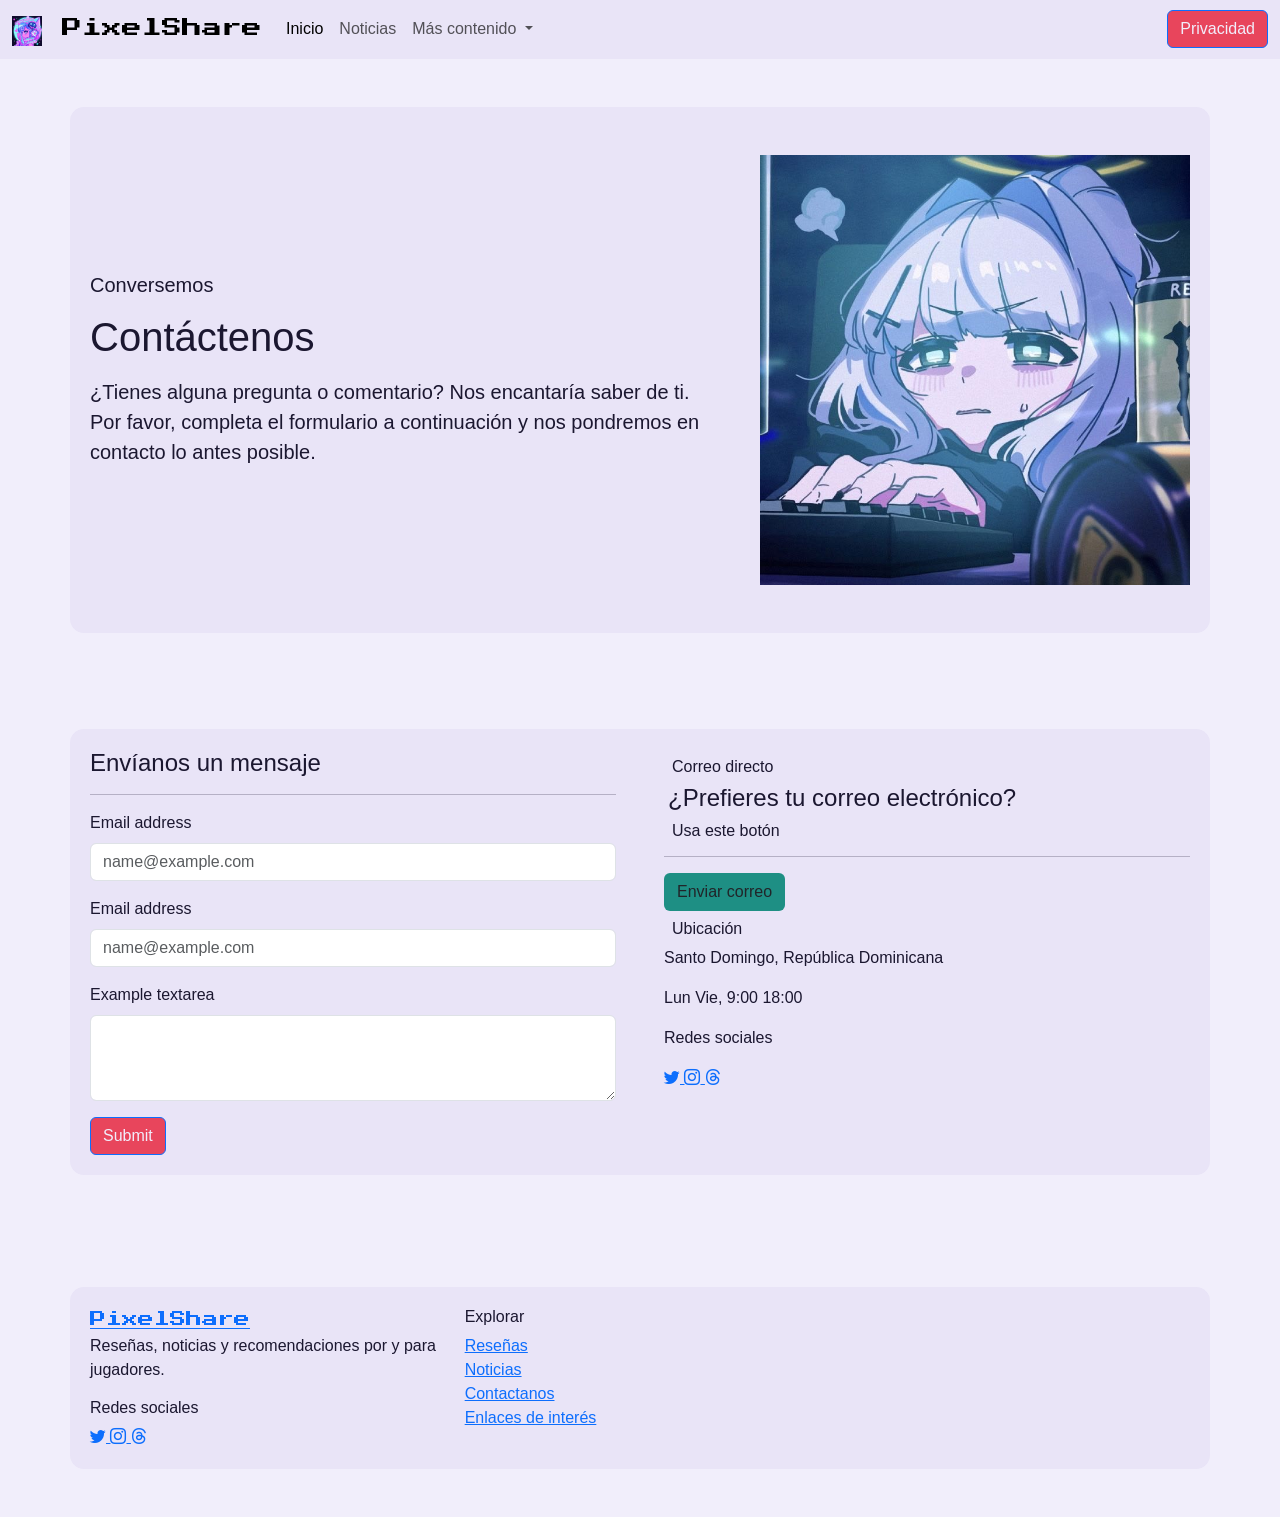
<file: docs/Contactos.html>
<!DOCTYPE html>
<html lang="en">

<head>
    <meta charset="UTF-8">
    <meta name="viewport" content="width=device-width, initial-scale=1.0">
    <meta name="description" content="Página sobre videojuegos" />
    <meta name="keywords" content="juegos, videojuegos, curiosidades, reseñas" />
    <meta name="author" content="Nicole" />
    <meta name="robots" content="index, follow" />
    <title>Contactos</title>
    <link href="https://cdn.jsdelivr.net/npm/bootstrap@5.3.8/dist/css/bootstrap.min.css" rel="stylesheet"
        integrity="sha384-sRIl4kxILFvY47J16cr9ZwB07vP4J8+LH7qKQnuqkuIAvNWLzeN8tE5YBujZqJLB" crossorigin="anonymous">
    <link rel="icon" type="image/x-icon" href="imgs/mando.png">
    <link rel="stylesheet" href="css.css">
    <link rel="preconnect" href="https://fonts.googleapis.com">
    <link rel="preconnect" href="https://fonts.gstatic.com" crossorigin>
    <link href="https://fonts.googleapis.com/css2?family=Press+Start+2P&display=swap" rel="stylesheet">
    <link rel="stylesheet" href="https://cdn.jsdelivr.net/npm/bootstrap-icons@1.11.3/font/bootstrap-icons.css">
    <link rel="stylesheet" href="https://cdn.jsdelivr.net/npm/bootstrap-icons@1.11.3/font/bootstrap-icons.css">
</head>

<body>
    <!-- navbar -->
    <nav class="navbar navbar-expand-lg" style="background-color: #E9E4F7;" data-bs-theme="light" fixed-top>
        <div class="container-fluid">
            <a class="press-start-2p-regular navbar-brand" href="index.html"> <img src="imgs/mariha.jpg" width="30"
                    height="30"> PixelShare</a>
            <button class="navbar-toggler" type="button" data-bs-toggle="collapse"
                data-bs-target="#navbarSupportedContent" aria-controls="navbarSupportedContent" aria-expanded="false"
                aria-label="Toggle navigation">
                <span class="navbar-toggler-icon"></span>
            </button>
            <div class="collapse navbar-collapse" id="navbarSupportedContent"> <!-- Colapse -->
                <ul class="navbar-nav me-auto mb-2 mb-lg-0">
                    <li class="nav-item">
                        <a class="nav-link active" aria-current="page" href="index.html">Inicio</a>
                    </li>
                    <li class="nav-item">
                        <a class="nav-link" href="Noticias.html">Noticias</a>
                    </li>
                    <li class="nav-item dropdown">
                        <a class="nav-link dropdown-toggle" href="#" role="button" data-bs-toggle="dropdown"
                            aria-expanded="false">
                            Más contenido
                        </a>
                        <ul class="dropdown-menu">
                            <li><a class="dropdown-item" href="Resenas.html">Reseñas</a></li>
                            <li><a class="dropdown-item" href="Contactos.html">Contactanos</a></li>
                            <li><a class="dropdown-item" href="Enlaces.html">Enlaces de Interés</a></li>
                            <li><a class="dropdown-item"><button onclick="togglemodoscuro()"><i
                                            class="bi bi-moon-stars"></i></button></a></li>
                        </ul>
                    </li>

                </ul>
                <!-- Button trigger modal -->
                <button type="button" class="btn btn-primary" data-bs-toggle="modal" data-bs-target="#staticBackdrop">
                    Privacidad
                </button>

                <!-- Modal -->
                <div class="modal fade" id="staticBackdrop" data-bs-backdrop="static" data-bs-keyboard="false"
                    tabindex="-1" aria-labelledby="staticBackdropLabel" aria-hidden="true">
                    <div class="modal-dialog">
                        <div class="modal-content">
                            <div class="modal-header">
                                <h1 class="modal-title fs-5" id="staticBackdropLabel">Política de privacidad</h1>
                                <button type="button" class="btn-close" data-bs-dismiss="modal"
                                    aria-label="Close"></button>
                            </div>
                            <div class="modal-body">
                                Esta sitio web recopila toda tu información personal, en efecto este sitio web es un malware glorificado.
                                Toda tu información será vendida al estado ilegitimo de Israel, el mossad se pondra en contacto con usted.
                            </div>
                            <div class="modal-footer">
                                <button type="button" class="btn btn-secondary" data-bs-dismiss="modal">Cerrar</button>
                                <button type="button" class="btn btn-primary" data-bs-dismiss="modal">Aceptar</button>
                            </div>
                        </div>
                    </div>
                </div>
                <!-- poner icono modo oscuro -->
            </div>
        </div>
    </nav>

    <header class="hero py-5" style=" background-size: cover; background-position: center;">
        <div class="container py-7 py-lg-5 position-relative">
            <div class="row align-items-center g-5">
                <div class="col-lg-7">
                    <h5 class="mt-3">Conversemos</h5>
                    <h1 class="mt-3">Contáctenos</h1>
                    <p class="lead mt-3">
                        ¿Tienes alguna pregunta o comentario? Nos encantaría saber de ti. Por favor, completa el
                        formulario a continuación y nos pondremos en contacto lo antes posible.
                    </p>
                </div>
                <div class="col-lg-5">
                    <div class="img-frame">
                        <img src="imgs/computer.jpg" class="img-fluid w-100">
                    </div>
                </div>
            </div>
        </div>
    </header>

    <section class="py-5 bg-alt">
        <div class="container">
            <div class="row g-5">
                <div class="col-lg-6">
                    <div class="section-title">
                        <h2 class="h4 m-0">Envíanos un mensaje</h2>
                        <hr>
                    </div>
                    <form>
                        <div class="mb-3">
                            <label for="exampleFormControlInput1" class="form-label">Email address</label>
                            <input type="email" class="form-control" id="exampleFormControlInput1"
                                placeholder="name@example.com">
                        </div>
                        <div class="mb-3">
                            <label for="exampleFormControlInput1" class="form-label">Email address</label>
                            <input type="email" class="form-control" id="exampleFormControlInput1"
                                placeholder="name@example.com">
                        </div>
                        <div class="mb-3">
                            <label for="exampleFormControlTextarea1" class="form-label">Example textarea</label>
                            <textarea class="form-control" id="exampleFormControlTextarea1" rows="3"></textarea>
                        </div>
                        <button type="submit" class="btn btn-primary">Submit</button>
                    </form>
                </div>
                <div class="col-lg-6">
                    <div class="section-title">
                        <h6 class="h6 m-2">Correo directo</h6>
                        <h2 class="h4 m-1">¿Prefieres tu correo electrónico?</h2>
                        <h6 class="h6 m-2">Usa este botón</h6>
                        <hr>
                        <a class="btn btn-tertiary" href="mailto:nicolecdisla@gmail.com" class="btn-email">Enviar
                            correo</a>
                        <br>
                        <h6 class="h6 m-2">Ubicación</h6>
                        <p>Santo Domingo, República Dominicana</p>
                        <p>Lun Vie, 9:00 18:00</p>
                        <p>Redes sociales</p>
                        <!-- colocar iconos de redes sociales -->
                        <a href="https://x.com/" target="_blank" aria-label="Twitter">
                            <i class="bi bi-twitter"></i>
                        </a>

                        <a href="https://www.instagram.com/?hl=en" target="_blank" aria-label="instagram">
                            <i class="bi bi-instagram"></i>
                        </a>

                        <a href="https://www.threads.com/" target="_blank" aria-label="threads">
                            <i class="bi bi-threads"></i>
                        </a>

                    </div>

                </div>
            </div>
        </div>
    </section>


    <footer class="py-5 mt-3">
        <div class="container">
            <div class="row" g-4>
                <div class="col-lg-4">
                    <a class="press-start-2p-regular" href="index.html">PixelShare</a>
                    <p>
                        Reseñas, noticias y recomendaciones por y para jugadores.
                    </p>
                    <h6>Redes sociales</h6>
                    <div>
                        <a href="https://x.com/" target="_blank" aria-label="Twitter">
                            <i class="bi bi-twitter"></i>
                        </a>

                        <a href="https://www.instagram.com/?hl=en" target="_blank" aria-label="instagram">
                            <i class="bi bi-instagram"></i>
                        </a>

                        <a href="https://www.threads.com/" target="_blank" aria-label="threads">
                            <i class="bi bi-threads"></i>
                        </a>
                    </div>

                </div>
                <div class="col-lg-2 col-6">
                    <h6>
                        Explorar
                    </h6>
                    <ul class="list-unstyled">
                        <li><a href="Resenas.html">Reseñas</a></li>
                        <li><a href="Noticias.html">Noticias</a></li>
                        <li><a href="Contactos.html">Contactanos</a></li>
                        <li><a href="Enlaces.html">Enlaces de interés</a></li>
                </div>

            </div>

        </div>
    </footer>
    <script src="https://cdn.jsdelivr.net/npm/bootstrap@5.3.8/dist/js/bootstrap.bundle.min.js"
        integrity="sha384-FKyoEForCGlyvwx9Hj09JcYn3nv7wiPVlz7YYwJrWVcXK/BmnVDxM+D2scQbITxI" crossorigin="anonymous">
        </script>
    <script src="javascript/js.js"></script>


</body>

</html>
</file>
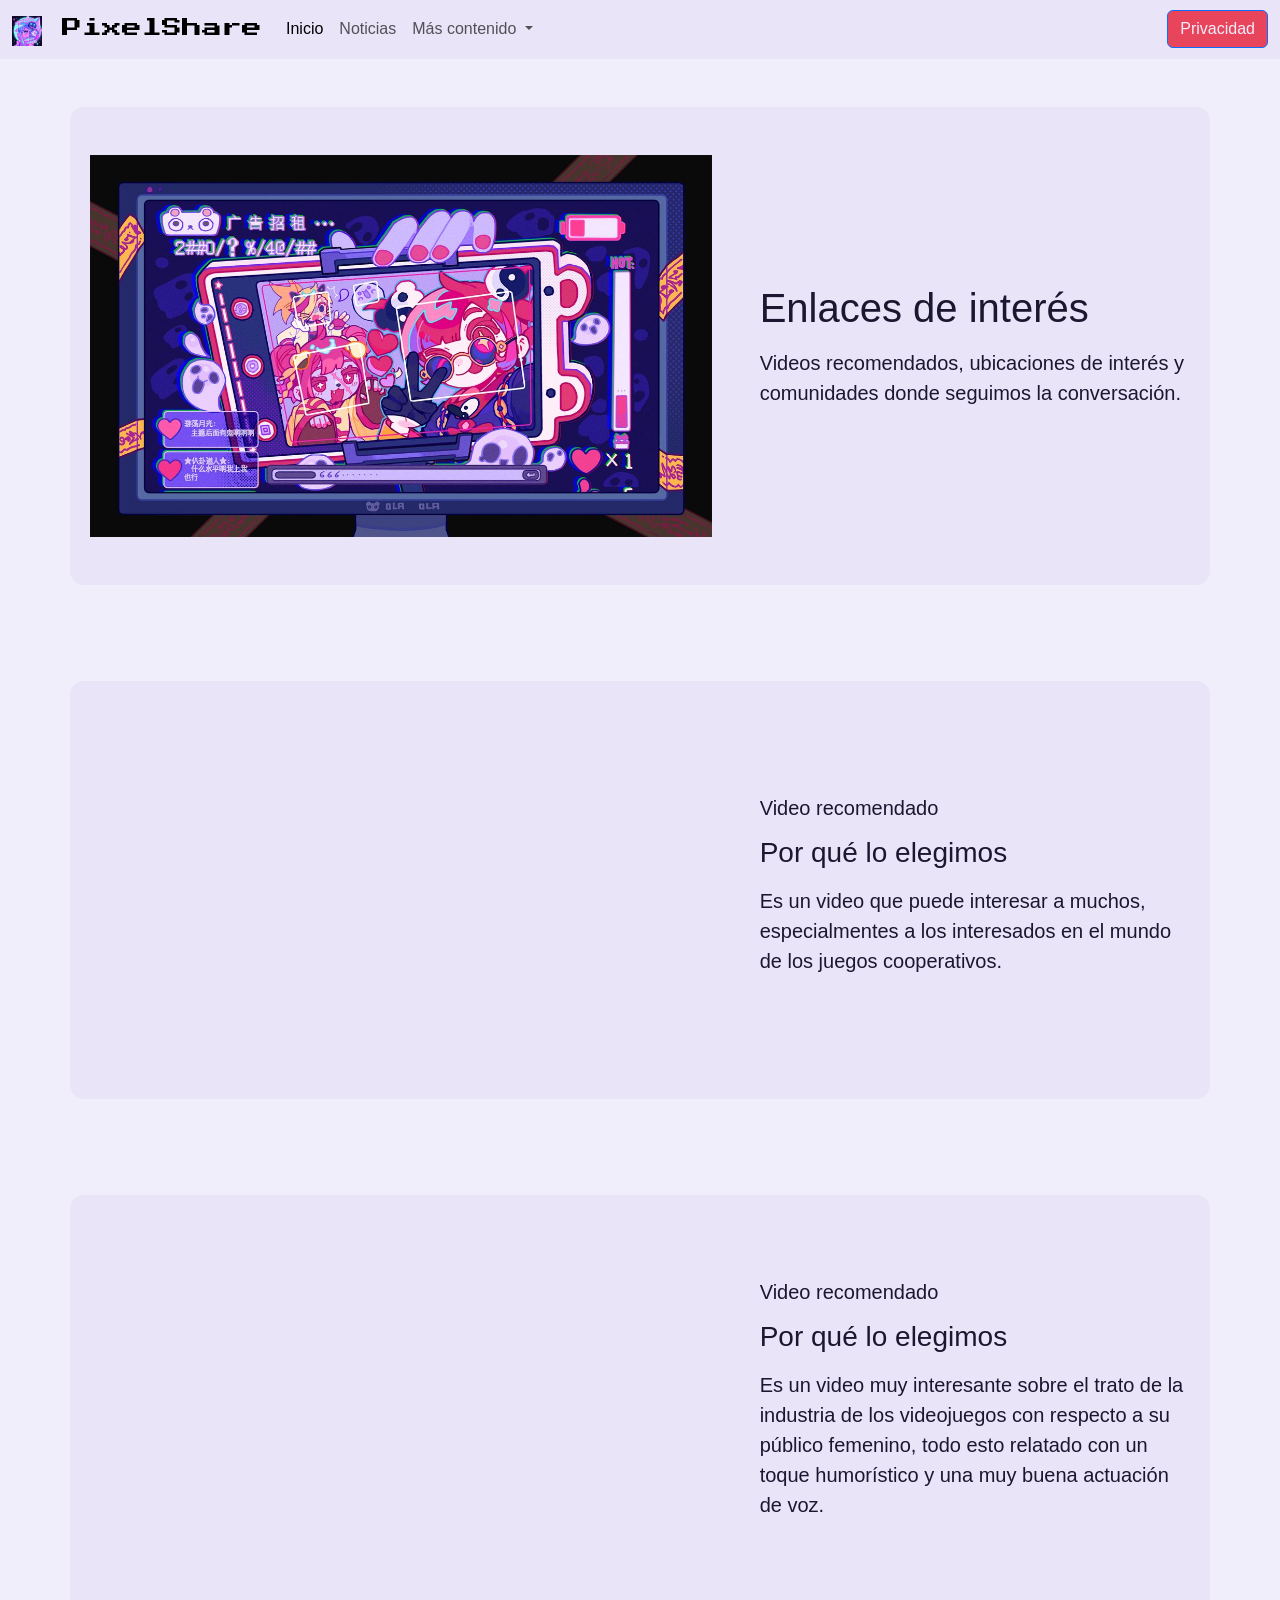
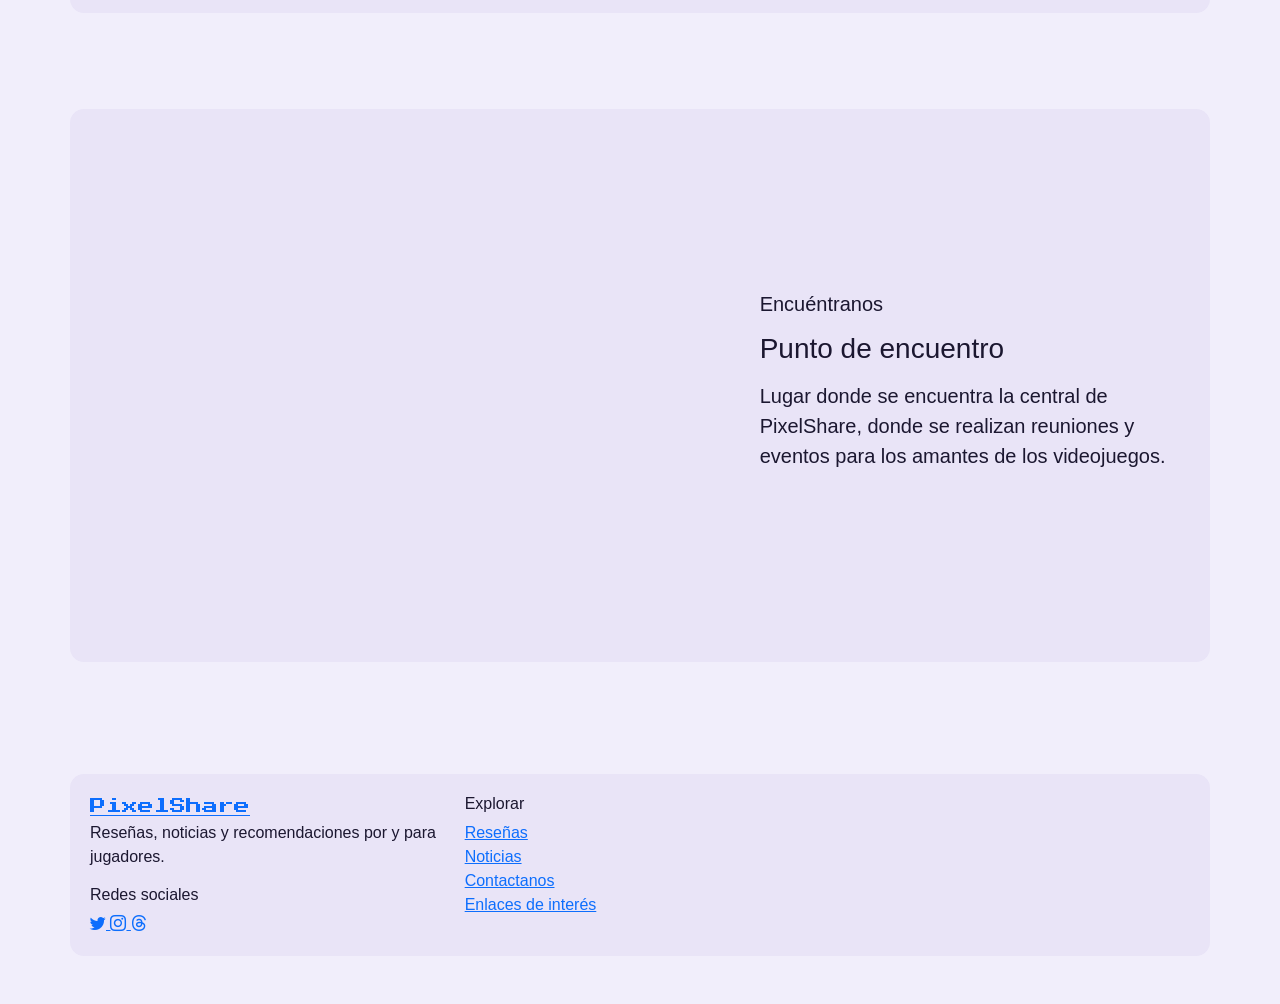
<file: docs/Enlaces.html>
<!DOCTYPE html>
<html lang="en">

<head>
    <meta charset="UTF-8">
    <meta name="viewport" content="width=device-width, initial-scale=1.0">
    <meta name="description" content="Página sobre videojuegos" />
    <meta name="keywords" content="juegos, videojuegos, curiosidades, reseñas" />
    <meta name="author" content="Nicole" />
    <meta name="robots" content="index, follow" />
    <title>Enlaces de Interés</title>
    <link href="https://cdn.jsdelivr.net/npm/bootstrap@5.3.8/dist/css/bootstrap.min.css" rel="stylesheet"
        integrity="sha384-sRIl4kxILFvY47J16cr9ZwB07vP4J8+LH7qKQnuqkuIAvNWLzeN8tE5YBujZqJLB" crossorigin="anonymous">
    <link rel="icon" type="image/x-icon" href="imgs/mando.png">
    <link rel="stylesheet" href="css.css">
    <link rel="preconnect" href="https://fonts.googleapis.com">
    <link rel="preconnect" href="https://fonts.gstatic.com" crossorigin>
    <link href="https://fonts.googleapis.com/css2?family=Press+Start+2P&display=swap" rel="stylesheet">
    <link rel="stylesheet" href="https://cdn.jsdelivr.net/npm/bootstrap-icons@1.11.3/font/bootstrap-icons.css">

</head>

<body>
    <!-- navbar -->
    <nav class="navbar navbar-expand-lg" style="background-color: #E9E4F7;" data-bs-theme="light" fixed-top>
        <div class="container-fluid">
            <a class="press-start-2p-regular navbar-brand" href="index.html"><img src="imgs/mariha.jpg" width="30" height="30"> PixelShare</a>
            <button class="navbar-toggler" type="button" data-bs-toggle="collapse"
                data-bs-target="#navbarSupportedContent" aria-controls="navbarSupportedContent" aria-expanded="false"
                aria-label="Toggle navigation">
                <span class="navbar-toggler-icon"></span>
            </button>
            <div class="collapse navbar-collapse" id="navbarSupportedContent"> <!-- Colapse -->
                <ul class="navbar-nav me-auto mb-2 mb-lg-0">
                    <li class="nav-item">
                        <a class="nav-link active" aria-current="page" href="index.html">Inicio</a>
                    </li>
                    <li class="nav-item">
                        <a class="nav-link" href="Noticias.html">Noticias</a>
                    </li>
                    <li class="nav-item dropdown">
                        <a class="nav-link dropdown-toggle" href="#" role="button" data-bs-toggle="dropdown"
                            aria-expanded="false">
                            Más contenido
                        </a>
                        <ul class="dropdown-menu">
                            <li><a class="dropdown-item" href="Resenas.html">Reseñas</a></li>
                            <li><a class="dropdown-item" href="Contactos.html">Contactanos</a></li>
                            <li><a class="dropdown-item" href="Enlaces.html">Enlaces de Interés</a></li>
                            <li><a class="dropdown-item"><button onclick="togglemodoscuro()"><i
                                            class="bi bi-moon-stars"></i></button></a></li>
                        </ul>
                    </li>

                </ul>
                <!-- Button trigger modal -->
                <button type="button" class="btn btn-primary" data-bs-toggle="modal" data-bs-target="#staticBackdrop">
                    Privacidad
                </button>

                <!-- Modal -->
                <div class="modal fade" id="staticBackdrop" data-bs-backdrop="static" data-bs-keyboard="false"
                    tabindex="-1" aria-labelledby="staticBackdropLabel" aria-hidden="true">
                    <div class="modal-dialog">
                        <div class="modal-content">
                            <div class="modal-header">
                                <h1 class="modal-title fs-5" id="staticBackdropLabel">Política de privacidad</h1>
                                <button type="button" class="btn-close" data-bs-dismiss="modal"
                                    aria-label="Close"></button>
                            </div>
                            <div class="modal-body">
                                Esta sitio web recopila toda tu información personal, en efecto este sitio web es un malware glorificado.
                                Toda tu información será vendida al estado ilegitimo de Israel, el mossad se pondra en contacto con usted.
                            </div>
                            <div class="modal-footer">
                                <button type="button" class="btn btn-secondary" data-bs-dismiss="modal">Cerrar</button>
                                <button type="button" class="btn btn-primary" data-bs-dismiss="modal">Aceptar</button>
                            </div>
                        </div>
                    </div>
                </div>
                <!-- poner icono modo oscuro -->
            </div>
        </div>
    </nav>

    <header class="hero py-5" style=" background-size: cover; background-position: center;">
        <div class="container py-7 py-lg-5 position-relative">
            <div class="row align-items-center g-5">
                <div class="col-lg-7">
                    <img src="imgs/news.jpg" class="img-fluid">
                </div>
                <div class="col-lg-5">
                    <h1 class="mt-3">Enlaces de interés</h1>
                    </h1>
                    <p class="lead mt-3">
                        Videos recomendados, ubicaciones de interés y comunidades donde seguimos la conversación.
                    </p>
                </div>
            </div>
        </div>
    </header>

    <!-- Enlaces  de interés -->
    <header class="hero py-5" style=" background-size: cover; background-position: center;">
        <div class="container py-7 py-lg-5 position-relative">
            <div class="row align-items-center g-5">
                <div class="col-lg-7">
                    <iframe width="560" height="315" src="https://www.youtube.com/embed/YPRxtdTw7RQ?si=yUyoanO5qVGbFXwE"
                        title="YouTube video player" frameborder="0"
                        allow="accelerometer; autoplay; clipboard-write; encrypted-media; gyroscope; picture-in-picture; web-share"
                        referrerpolicy="strict-origin-when-cross-origin" allowfullscreen></iframe>
                </div>
                <div class="col-lg-5">
                    <h5 class="mt-2">Video recomendado</h5>
                    <h3 class="mt-3">Por qué lo elegimos</h3>
                    <p class="lead mt-3">
                        Es un video que puede interesar a muchos, especialmentes a los interesados en el mundo de los
                        juegos cooperativos.
                    </p>
                </div>
            </div>
        </div>
    </header>

    <header class="hero py-5" style=" background-size: cover; background-position: center;">
        <div class="container py-7 py-lg-5 position-relative">
            <div class="row align-items-center g-5">
                <div class="col-lg-7">
                    <iframe width="560" height="315" src="https://www.youtube.com/embed/NaYX_7g-wnc?si=4YX8Zz04V2gP7FLU"
                        title="YouTube video player" frameborder="0"
                        allow="accelerometer; autoplay; clipboard-write; encrypted-media; gyroscope; picture-in-picture; web-share"
                        referrerpolicy="strict-origin-when-cross-origin" allowfullscreen></iframe>
                </div>
                <div class="col-lg-5">
                    <h5 class="mt-2">Video recomendado</h5>
                    <h3 class="mt-3">Por qué lo elegimos</h3>
                    <p class="lead mt-3">
                        Es un video muy interesante sobre el trato de la industria de los videojuegos con respecto a su
                        público femenino, todo esto relatado con un toque humorístico y una muy buena actuación de voz.
                    </p>
                </div>
            </div>
        </div>
    </header>


    <header class="hero py-5" style=" background-size: cover; background-position: center;">
        <div class="container py-7 py-lg-5 position-relative">
            <div class="row align-items-center g-5">
                <div class="col-lg-7">
                    <iframe
                        src="https://www.google.com/maps/embed?pb=!1m18!1m12!1m3!1d3783.952448644418!2d-69.95090892503808!3d18.485812982600944!2m3!1f0!2f0!3f0!3m2!1i1024!2i768!4f13.1!3m3!1m2!1s0x8eaf89f362e578d3%3A0x19d59fe09af95898!2sUniversidad%20Nacional%20Pedro%20Henr%C3%ADquez%20Ure%C3%B1a%20(UNPHU)!5e0!3m2!1ses-419!2sdo!4v1783218381006!5m2!1ses-419!2sdo"
                        width="600" height="450" style="border:0;" allowfullscreen="" loading="lazy"
                        referrerpolicy="strict-origin-when-cross-origin"></iframe>
                </div>
                <div class="col-lg-5">
                    <h5 class="mt-2">Encuéntranos</h5>
                    <h3 class="mt-3">Punto de encuentro</h3>
                    <p class="lead mt-3">
                        Lugar donde se encuentra la central de PixelShare, donde se realizan reuniones y eventos para
                        los amantes de los videojuegos.
                    </p>
                </div>
            </div>
        </div>
    </header>



    <footer class="py-5 mt-3">
        <div class="container">
            <div class="row" g-4>
                <div class="col-lg-4">
                    <a class="press-start-2p-regular" href="index.html">PixelShare</a>
                    <p>
                        Reseñas, noticias y recomendaciones por y para jugadores.
                    </p>
                    <h6>Redes sociales</h6>
                    <div>
                        <a href="https://x.com/" target="_blank" aria-label="Twitter">
                            <i class="bi bi-twitter"></i>
                        </a>

                        <a href="https://www.instagram.com/?hl=en" target="_blank" aria-label="instagram">
                            <i class="bi bi-instagram"></i>
                        </a>

                        <a href="https://www.threads.com/" target="_blank" aria-label="threads">
                            <i class="bi bi-threads"></i>
                        </a>
                    </div>

                </div>
                <div class="col-lg-2 col-6">
                    <h6>
                        Explorar
                    </h6>
                    <ul class="list-unstyled">
                        <li><a href="Resenas.html">Reseñas</a></li>
                        <li><a href="Noticias.html">Noticias</a></li>
                        <li><a href="Contactos.html">Contactanos</a></li>
                        <li><a href="Enlaces.html">Enlaces de interés</a></li>
                </div>

            </div>

        </div>
    </footer>
    <script src="https://cdn.jsdelivr.net/npm/bootstrap@5.3.8/dist/js/bootstrap.bundle.min.js"
        integrity="sha384-FKyoEForCGlyvwx9Hj09JcYn3nv7wiPVlz7YYwJrWVcXK/BmnVDxM+D2scQbITxI" crossorigin="anonymous">
    </script>
    <script src="javascript/js.js"></script>
</body>

</html>
</file>
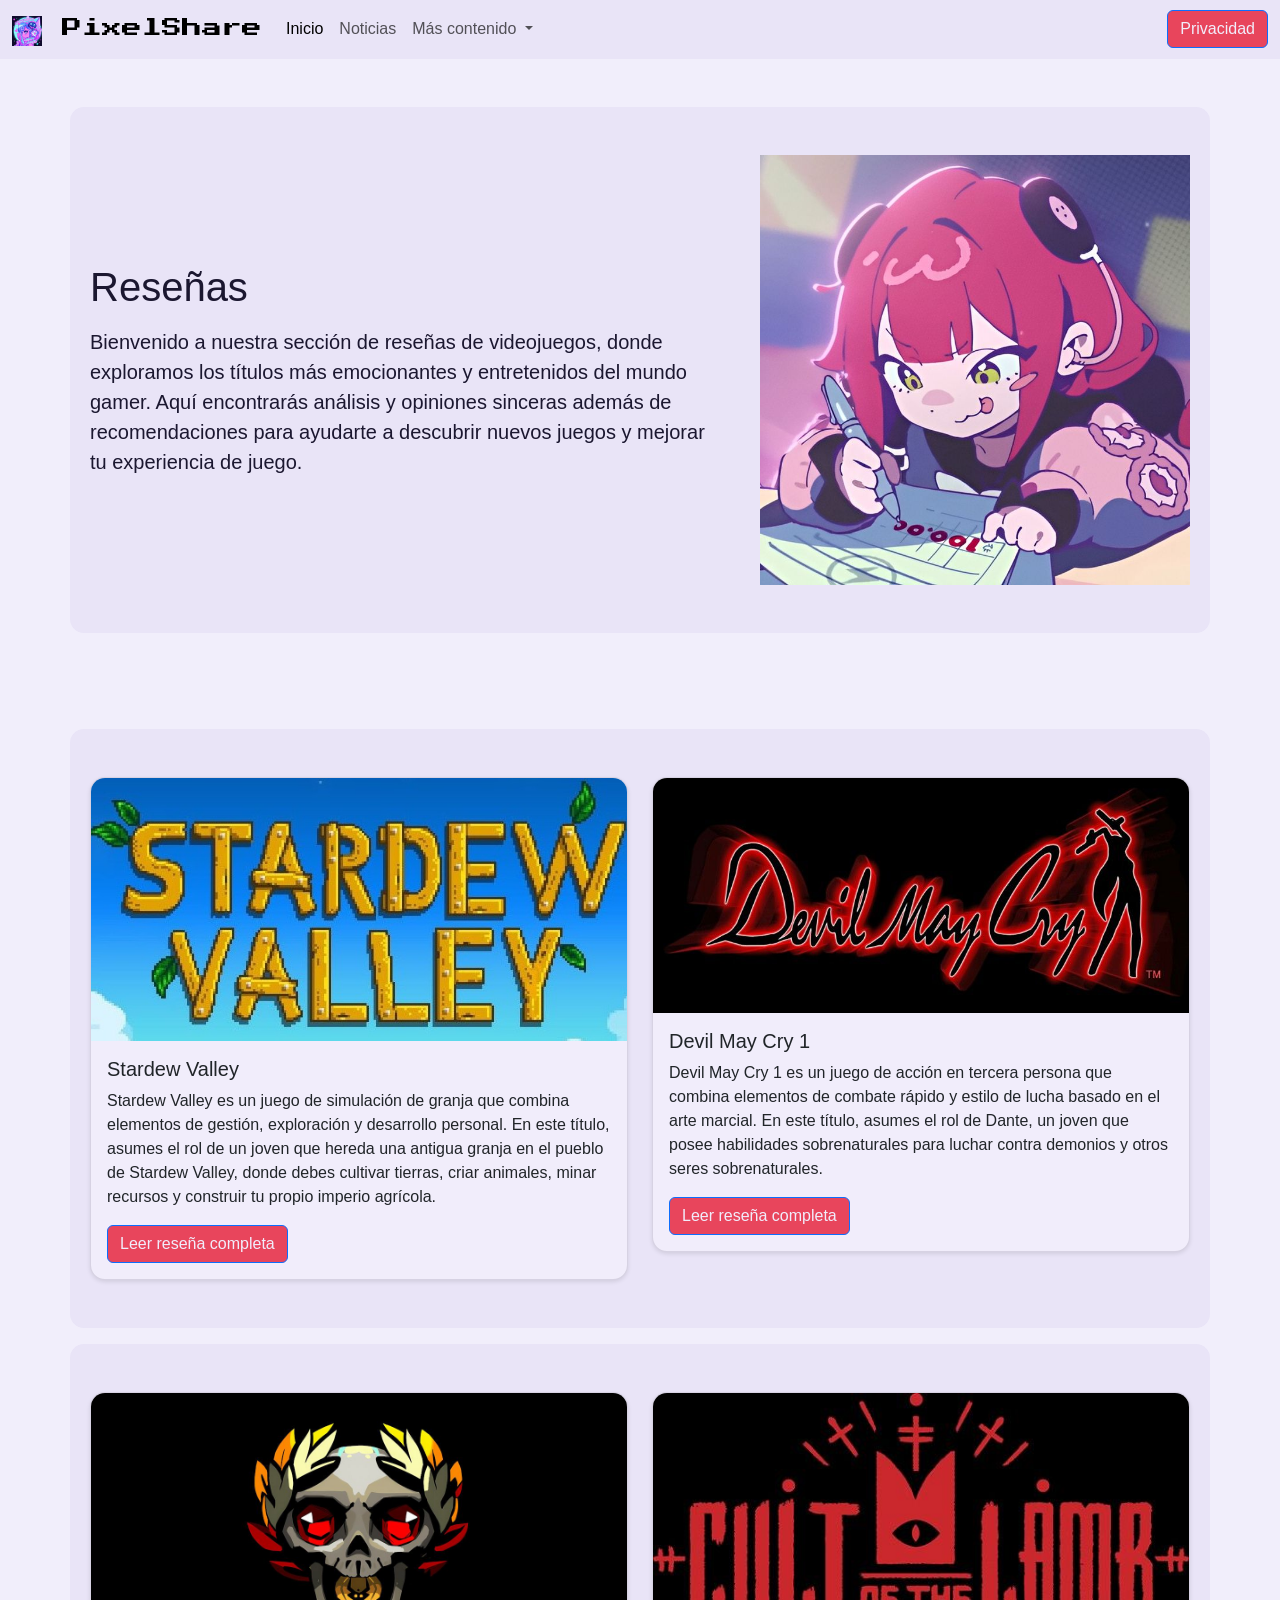
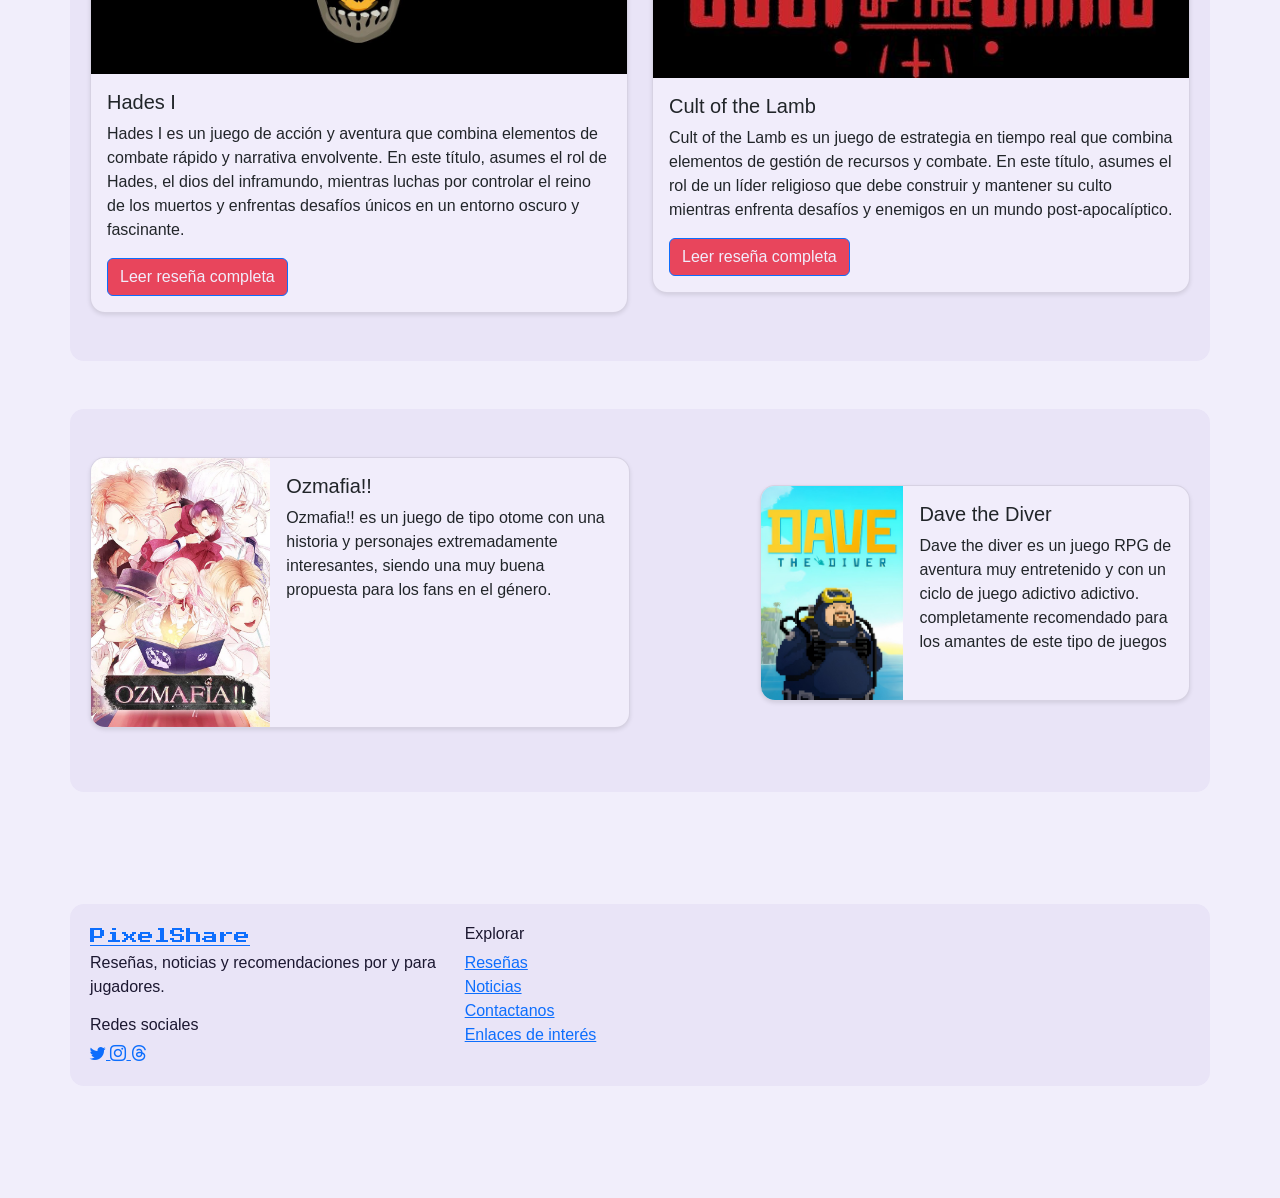
<file: docs/Resenas.html>
<!DOCTYPE html>
<html lang="en">

<head>
    <meta charset="UTF-8">
    <meta name="viewport" content="width=device-width, initial-scale=1.0">
    <meta name="description" content="Página sobre reseñas de videojuegos" />
    <meta name="keywords" content="juegos, videojuegos, reseñas" />
    <meta name="author" content="Nicole" />
    <meta name="robots" content="index, follow" />
    <title>Reseñas</title>
    <link href="https://cdn.jsdelivr.net/npm/bootstrap@5.3.8/dist/css/bootstrap.min.css" rel="stylesheet"
        integrity="sha384-sRIl4kxILFvY47J16cr9ZwB07vP4J8+LH7qKQnuqkuIAvNWLzeN8tE5YBujZqJLB" crossorigin="anonymous">
    <link rel="icon" type="image/x-icon" href="imgs/mando.png">
    <link rel="stylesheet" href="css.css">
    <link rel="preconnect" href="https://fonts.googleapis.com">
    <link rel="preconnect" href="https://fonts.gstatic.com" crossorigin>
    <link href="https://fonts.googleapis.com/css2?family=Press+Start+2P&display=swap" rel="stylesheet">
    <link rel="stylesheet" href="https://cdn.jsdelivr.net/npm/bootstrap-icons@1.11.3/font/bootstrap-icons.css">
</head>

<body>
    <!-- navbar -->
    <nav class="navbar navbar-expand-lg" style="background-color: #E9E4F7;" data-bs-theme="light" fixed-top>
        <div class="container-fluid">
            <a class="press-start-2p-regular navbar-brand" href="index.html"> <img src="imgs/mariha.jpg" width="30"
                    height="30"> PixelShare</a>
            <button class="navbar-toggler" type="button" data-bs-toggle="collapse"
                data-bs-target="#navbarSupportedContent" aria-controls="navbarSupportedContent" aria-expanded="false"
                aria-label="Toggle navigation">
                <span class="navbar-toggler-icon"></span>
            </button>
            <div class="collapse navbar-collapse" id="navbarSupportedContent"> <!-- Colapse -->
                <ul class="navbar-nav me-auto mb-2 mb-lg-0">
                    <li class="nav-item">
                        <a class="nav-link active" aria-current="page" href="index.html">Inicio</a>
                    </li>
                    <li class="nav-item">
                        <a class="nav-link" href="Noticias.html">Noticias</a>
                    </li>
                    <li class="nav-item dropdown">
                        <a class="nav-link dropdown-toggle" href="#" role="button" data-bs-toggle="dropdown"
                            aria-expanded="false">
                            Más contenido
                        </a>
                        <ul class="dropdown-menu">
                            <li><a class="dropdown-item" href="Resenas.html">Reseñas</a></li>
                            <li><a class="dropdown-item" href="Contactos.html">Contactanos</a></li>
                            <li><a class="dropdown-item" href="Enlaces.html">Enlaces de Interés</a></li>
                            <li><a class="dropdown-item"><button onclick="togglemodoscuro()"><i
                                            class="bi bi-moon-stars"></i></button></a></li>
                        </ul>
                    </li>

                </ul>
                <!-- Button trigger modal -->
                <button type="button" class="btn btn-primary" data-bs-toggle="modal" data-bs-target="#staticBackdrop">
                    Privacidad
                </button>

                <!-- Modal -->
                <div class="modal fade" id="staticBackdrop" data-bs-backdrop="static" data-bs-keyboard="false"
                    tabindex="-1" aria-labelledby="staticBackdropLabel" aria-hidden="true">
                    <div class="modal-dialog">
                        <div class="modal-content">
                            <div class="modal-header">
                                <h1 class="modal-title fs-5" id="staticBackdropLabel">Política de privacidad</h1>
                                <button type="button" class="btn-close" data-bs-dismiss="modal"
                                    aria-label="Close"></button>
                            </div>
                            <div class="modal-body">
                                Esta sitio web recopila toda tu información personal, en efecto este sitio web es un malware glorificado.
                                Toda tu información será vendida al estado ilegitimo de Israel, el mossad se pondra en contacto con usted.
                            </div>
                            <div class="modal-footer">
                                <button type="button" class="btn btn-secondary" data-bs-dismiss="modal">Cerrar</button>
                                <button type="button" class="btn btn-primary" data-bs-dismiss="modal">Aceptar</button>
                            </div>
                        </div>
                    </div>
                </div>
                <!-- poner icono modo oscuro -->
            </div>
        </div>
    </nav>

    <!-- Presentacion -->
    <header class="hero py-5" style=" background-size: cover; background-position: center;">
        <div class="container py-7 py-lg-5 position-relative">
            <div class="row align-items-center g-5">
                <div class="col-lg-7">
                    <h1 class="mt-3">Reseñas</h1>
                    <p class="lead mt-3">
                        Bienvenido a nuestra sección de reseñas de videojuegos, donde exploramos los títulos más
                        emocionantes y entretenidos del mundo gamer. Aquí encontrarás análisis y opiniones
                        sinceras además de recomendaciones para ayudarte a descubrir nuevos juegos y mejorar tu
                        experiencia
                        de juego.
                    </p>
                </div>
                <div class="col-lg-5">
                    <div class="img-frame">
                        <img src="imgs/resenas.jpg" class="img-fluid w-100">
                    </div>
                </div>
            </div>
        </div>
    </header>

    <!-- Reseñas -->
    <section id="Resenas" class="py-5">
        <div class="container py-5">
            <div class="row row-cols-1 row-cols-md-2 g-4">
                <div class="col">
                    <div class="card">
                        <img src="imgs/stardewva.jpg" class="card-img-top">
                        <div class="card-body">
                            <h5 class="card-title">Stardew Valley</h5>
                            <p class="card-text">Stardew Valley es un juego de simulación de granja que combina
                                elementos de gestión, exploración y desarrollo personal. En este título, asumes el rol
                                de un joven que hereda una antigua granja en el pueblo de Stardew Valley, donde debes
                                cultivar
                                tierras, criar animales, minar recursos y construir tu propio imperio agrícola.</p>
                            <a href="#" class="btn btn-primary">Leer reseña completa</a>
                        </div>
                    </div>
                </div>
                <div class="col">
                    <div class="card">
                        <img src="imgs/dmmc.jpg" class="card-img-top">
                        <div class="card-body">
                            <h5 class="card-title">Devil May Cry 1</h5>
                            <p class="card-text">Devil May Cry 1 es un juego de acción en tercera persona que combina
                                elementos de combate rápido y estilo de lucha basado en el arte marcial. En este título,
                                asumes el rol de Dante, un joven que posee habilidades sobrenaturales para luchar contra
                                demonios y otros seres sobrenaturales.</p>
                            <a href="#" class="btn btn-primary">Leer reseña completa</a>
                        </div>
                    </div>
                </div>
            </div>
        </div>

        <section id="Resenas" class="py-3">
            <div class="container py-5">
                <div class="row row-cols-1 row-cols-md-2 g-4">
                    <div class="col">
                        <div class="card">
                            <img src="imgs/hadeslog.jpg" class="card-img-top">
                            <div class="card-body">
                                <h5 class="card-title">Hades I</h5>
                                <p class="card-text">Hades I es un juego de acción y aventura que combina elementos de
                                    combate rápido y narrativa envolvente. En este título, asumes el rol de Hades, el
                                    dios del inframundo, mientras luchas por controlar el reino de los muertos y
                                    enfrentas desafíos únicos en un entorno oscuro y fascinante.</p>
                                <a href="#" class="btn btn-primary">Leer reseña completa</a>
                            </div>
                        </div>
                    </div>
                    <div class="col">
                        <div class="card">
                            <img src="imgs/colt.jpg" class="card-img-top" alt="The Legend of Zelda: Breath of the Wild">
                            <div class="card-body">
                                <h5 class="card-title">Cult of the Lamb</h5>
                                <p class="card-text">Cult of the Lamb es un juego de estrategia en tiempo real que
                                    combina elementos de gestión de recursos y combate. En este título, asumes el rol de
                                    un líder religioso que debe construir y mantener su culto mientras enfrenta desafíos
                                    y enemigos en un mundo post-apocalíptico.</p>
                                <a href="#" class="btn btn-primary">Leer reseña completa</a>
                            </div>
                        </div>
                    </div>
                </div>
            </div>




            <header class="hero py-5" style=" background-size: cover; background-position: center;">
                <div class="container py-7 py-lg-5 position-relative">
                    <div class="row align-items-center g-5">
                        <div class="col-lg-7">
                            <div class="card mb-3" style="max-width: 540px;">
                                <div class="row g-0">
                                    <div class="col-md-4">

                                        <img src="imgs/ozmafiaa.jpg" class="img-fluid rounded-start" alt="...">
                                    </div>
                                    <div class="col-md-8">
                                        <div class="card-body">
                                            <h5 class="card-title">Ozmafia!!</h5>
                                            <p class="card-text">Ozmafia!! es un juego de tipo otome con una historia y
                                                personajes
                                                extremadamente interesantes, siendo una muy buena propuesta para los
                                                fans en el género.</p>
                                            <p class="card-text">
                                        </div>
                                    </div>
                                </div>
                            </div>
                        </div>
                        <div class="col-lg-5">
                            <div class="card mb-3" style="max-width: 540px;">
                                <div class="row g-0">
                                    <div class="col-md-4">
                                        <img src="imgs/davre.jpg" class="img-fluid rounded-start" alt="...">
                                    </div>
                                    <div class="col-md-8">
                                        <div class="card-body">
                                            <h5 class="card-title">Dave the Diver </h5>
                                            <p class="card-text">Dave the diver es un juego RPG de aventura muy
                                                entretenido y con un
                                                ciclo de juego adictivo adictivo. completamente recomendado para los
                                                amantes de este tipo de juegos</p>
                                            <p class="card-text">
                                        </div>
                                    </div>
                                </div>
                            </div>

                        </div>
                    </div>
                </div>
            </header>

            <!-- footer -->


            <footer class="py-5 mt-3">
                <div class="container">
                    <div class="row" g-4>
                        <div class="col-lg-4">
                            <a class="press-start-2p-regular" href="index.html">PixelShare</a>
                            <p>
                                Reseñas, noticias y recomendaciones por y para jugadores.
                            </p>
                            <h6>Redes sociales</h6>
                            <div>
                                <a href="https://x.com/" target="_blank" aria-label="Twitter">
                                    <i class="bi bi-twitter"></i>
                                </a>

                                <a href="https://www.instagram.com/?hl=en" target="_blank" aria-label="instagram">
                                    <i class="bi bi-instagram"></i>
                                </a>

                                <a href="https://www.threads.com/" target="_blank" aria-label="threads">
                                    <i class="bi bi-threads"></i>
                                </a>
                            </div>

                        </div>
                        <div class="col-lg-2 col-6">
                            <h6>
                                Explorar
                            </h6>
                            <ul class="list-unstyled">
                                <li><a href="Resenas.html">Reseñas</a></li>
                                <li><a href="Noticias.html">Noticias</a></li>
                                <li><a href="Contactos.html">Contactanos</a></li>
                                <li><a href="Enlaces.html">Enlaces de interés</a></li>
                        </div>

                    </div>

                </div>
            </footer>

            <script src="https://cdn.jsdelivr.net/npm/bootstrap@5.3.8/dist/js/bootstrap.bundle.min.js"
                integrity="sha384-FKyoEForCGlyvwx9Hj09JcYn3nv7wiPVlz7YYwJrWVcXK/BmnVDxM+D2scQbITxI"
                crossorigin="anonymous">
                </script>
            <script src="javascript/js.js"></script>
</body>

</html>
</file>
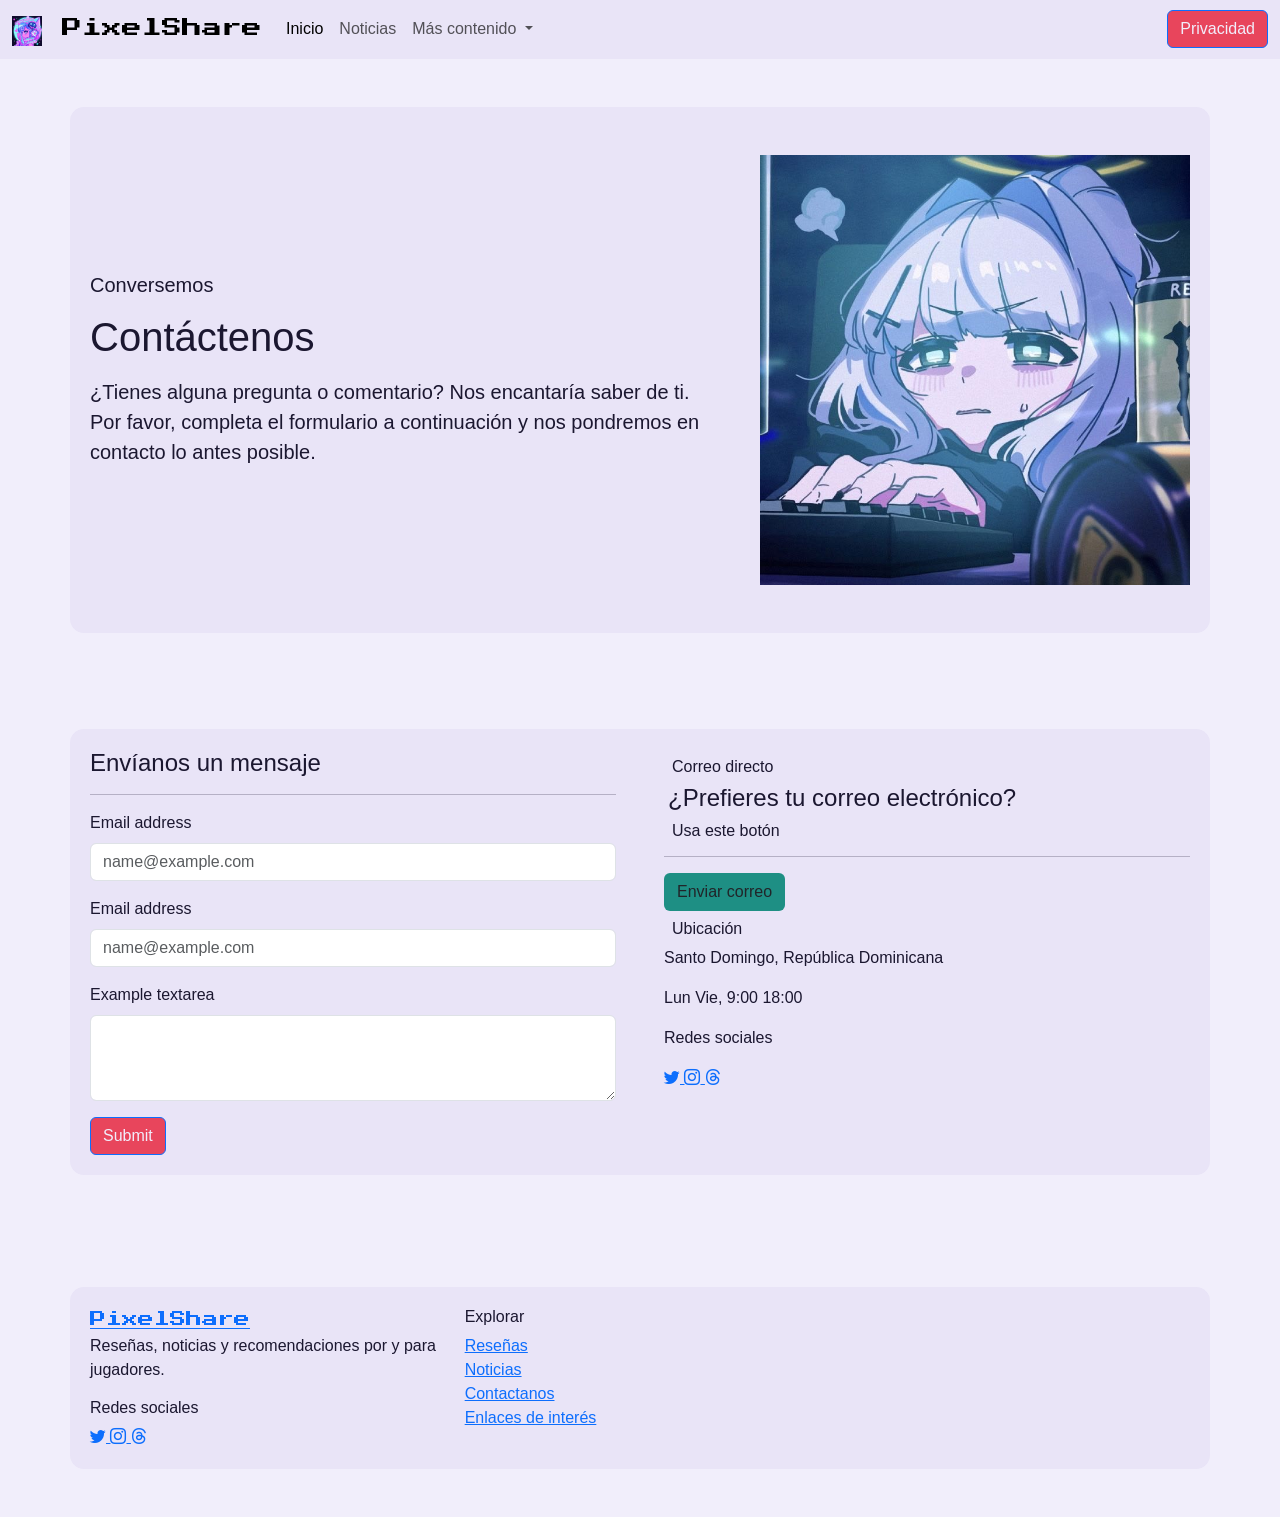
<file: Parcial/Contactos.html>
<!DOCTYPE html>
<html lang="en">

<head>
    <meta charset="UTF-8">
    <meta name="viewport" content="width=device-width, initial-scale=1.0">
    <meta name="description" content="Página sobre videojuegos" />
    <meta name="keywords" content="juegos, videojuegos, curiosidades, reseñas" />
    <meta name="author" content="Nicole" />
    <meta name="robots" content="index, follow" />
    <title>Contactos</title>
    <link href="https://cdn.jsdelivr.net/npm/bootstrap@5.3.8/dist/css/bootstrap.min.css" rel="stylesheet"
        integrity="sha384-sRIl4kxILFvY47J16cr9ZwB07vP4J8+LH7qKQnuqkuIAvNWLzeN8tE5YBujZqJLB" crossorigin="anonymous">
    <link rel="icon" type="image/x-icon" href="imgs/mando.png">
    <link rel="stylesheet" href="css.css">
    <link rel="preconnect" href="https://fonts.googleapis.com">
    <link rel="preconnect" href="https://fonts.gstatic.com" crossorigin>
    <link href="https://fonts.googleapis.com/css2?family=Press+Start+2P&display=swap" rel="stylesheet">
    <link rel="stylesheet" href="https://cdn.jsdelivr.net/npm/bootstrap-icons@1.11.3/font/bootstrap-icons.css">
    <link rel="stylesheet" href="https://cdn.jsdelivr.net/npm/bootstrap-icons@1.11.3/font/bootstrap-icons.css">
</head>

<body>
    <!-- navbar -->
    <nav class="navbar navbar-expand-lg" style="background-color: #E9E4F7;" data-bs-theme="light" fixed-top>
        <div class="container-fluid">
            <a class="press-start-2p-regular navbar-brand" href="Index.html"> <img src="imgs/mariha.jpg" width="30"
                    height="30"> PixelShare</a>
            <button class="navbar-toggler" type="button" data-bs-toggle="collapse"
                data-bs-target="#navbarSupportedContent" aria-controls="navbarSupportedContent" aria-expanded="false"
                aria-label="Toggle navigation">
                <span class="navbar-toggler-icon"></span>
            </button>
            <div class="collapse navbar-collapse" id="navbarSupportedContent"> <!-- Colapse -->
                <ul class="navbar-nav me-auto mb-2 mb-lg-0">
                    <li class="nav-item">
                        <a class="nav-link active" aria-current="page" href="Index.html">Inicio</a>
                    </li>
                    <li class="nav-item">
                        <a class="nav-link" href="Noticias.html">Noticias</a>
                    </li>
                    <li class="nav-item dropdown">
                        <a class="nav-link dropdown-toggle" href="#" role="button" data-bs-toggle="dropdown"
                            aria-expanded="false">
                            Más contenido
                        </a>
                        <ul class="dropdown-menu">
                            <li><a class="dropdown-item" href="Resenas.html">Reseñas</a></li>
                            <li><a class="dropdown-item" href="Contactos.html">Contactanos</a></li>
                            <li><a class="dropdown-item" href="Enlaces.html">Enlaces de Interés</a></li>
                            <li><a class="dropdown-item"><button onclick="togglemodoscuro()"><i
                                            class="bi bi-moon-stars"></i></button></a></li>
                        </ul>
                    </li>

                </ul>
                <!-- Button trigger modal -->
                <button type="button" class="btn btn-primary" data-bs-toggle="modal" data-bs-target="#staticBackdrop">
                    Privacidad
                </button>

                <!-- Modal -->
                <div class="modal fade" id="staticBackdrop" data-bs-backdrop="static" data-bs-keyboard="false"
                    tabindex="-1" aria-labelledby="staticBackdropLabel" aria-hidden="true">
                    <div class="modal-dialog">
                        <div class="modal-content">
                            <div class="modal-header">
                                <h1 class="modal-title fs-5" id="staticBackdropLabel">Política de privacidad</h1>
                                <button type="button" class="btn-close" data-bs-dismiss="modal"
                                    aria-label="Close"></button>
                            </div>
                            <div class="modal-body">
                                ...
                            </div>
                            <div class="modal-footer">
                                <button type="button" class="btn btn-secondary" data-bs-dismiss="modal">Cerrar</button>
                                <button type="button" class="btn btn-primary" data-bs-dismiss="modal">Aceptar</button>
                            </div>
                        </div>
                    </div>
                </div>
                <!-- poner icono modo oscuro -->
            </div>
        </div>
    </nav>

    <header class="hero py-5" style=" background-size: cover; background-position: center;">
        <div class="container py-7 py-lg-5 position-relative">
            <div class="row align-items-center g-5">
                <div class="col-lg-7">
                    <h5 class="mt-3">Conversemos</h5>
                    <h1 class="mt-3">Contáctenos</h1>
                    <p class="lead mt-3">
                        ¿Tienes alguna pregunta o comentario? Nos encantaría saber de ti. Por favor, completa el
                        formulario a continuación y nos pondremos en contacto lo antes posible.
                    </p>
                </div>
                <div class="col-lg-5">
                    <div class="img-frame">
                        <img src="imgs/computer.jpg" class="img-fluid w-100">
                    </div>
                </div>
            </div>
        </div>
    </header>

    <section class="py-5 bg-alt">
        <div class="container">
            <div class="row g-5">
                <div class="col-lg-6">
                    <div class="section-title">
                        <h2 class="h4 m-0">Envíanos un mensaje</h2>
                        <hr>
                    </div>
                    <form>
                        <div class="mb-3">
                            <label for="exampleFormControlInput1" class="form-label">Email address</label>
                            <input type="email" class="form-control" id="exampleFormControlInput1"
                                placeholder="name@example.com">
                        </div>
                        <div class="mb-3">
                            <label for="exampleFormControlInput1" class="form-label">Email address</label>
                            <input type="email" class="form-control" id="exampleFormControlInput1"
                                placeholder="name@example.com">
                        </div>
                        <div class="mb-3">
                            <label for="exampleFormControlTextarea1" class="form-label">Example textarea</label>
                            <textarea class="form-control" id="exampleFormControlTextarea1" rows="3"></textarea>
                        </div>
                        <button type="submit" class="btn btn-primary">Submit</button>
                    </form>
                </div>
                <div class="col-lg-6">
                    <div class="section-title">
                        <h6 class="h6 m-2">Correo directo</h6>
                        <h2 class="h4 m-1">¿Prefieres tu correo electrónico?</h2>
                        <h6 class="h6 m-2">Usa este botón</h6>
                        <hr>
                        <a class="btn btn-tertiary" href="mailto:nicolecdisla@gmail.com" class="btn-email">Enviar
                            correo</a>
                        <br>
                        <h6 class="h6 m-2">Ubicación</h6>
                        <p>Santo Domingo, República Dominicana</p>
                        <p>Lun Vie, 9:00 18:00</p>
                        <p>Redes sociales</p>
                        <!-- colocar iconos de redes sociales -->
                        <a href="https://x.com/" target="_blank" aria-label="Twitter">
                            <i class="bi bi-twitter"></i>
                        </a>

                        <a href="https://www.instagram.com/?hl=en" target="_blank" aria-label="instagram">
                            <i class="bi bi-instagram"></i>
                        </a>

                        <a href="https://www.threads.com/" target="_blank" aria-label="threads">
                            <i class="bi bi-threads"></i>
                        </a>

                    </div>

                </div>
            </div>
        </div>
    </section>


    <footer class="py-5 mt-3">
        <div class="container">
            <div class="row" g-4>
                <div class="col-lg-4">
                    <a class="press-start-2p-regular" href="Index.html">PixelShare</a>
                    <p>
                        Reseñas, noticias y recomendaciones por y para jugadores.
                    </p>
                    <h6>Redes sociales</h6>
                    <div>
                        <a href="https://x.com/" target="_blank" aria-label="Twitter">
                            <i class="bi bi-twitter"></i>
                        </a>

                        <a href="https://www.instagram.com/?hl=en" target="_blank" aria-label="instagram">
                            <i class="bi bi-instagram"></i>
                        </a>

                        <a href="https://www.threads.com/" target="_blank" aria-label="threads">
                            <i class="bi bi-threads"></i>
                        </a>
                    </div>

                </div>
                <div class="col-lg-2 col-6">
                    <h6>
                        Explorar
                    </h6>
                    <ul class="list-unstyled">
                        <li><a href="Resenas.html">Reseñas</a></li>
                        <li><a href="Noticias.html">Noticias</a></li>
                        <li><a href="Contactos.html">Contactanos</a></li>
                        <li><a href="Enlaces.html">Enlaces de interés</a></li>
                </div>

            </div>

        </div>
    </footer>
    <script src="https://cdn.jsdelivr.net/npm/bootstrap@5.3.8/dist/js/bootstrap.bundle.min.js"
        integrity="sha384-FKyoEForCGlyvwx9Hj09JcYn3nv7wiPVlz7YYwJrWVcXK/BmnVDxM+D2scQbITxI" crossorigin="anonymous">
        </script>
    <script src="javascript/js.js"></script>


</body>

</html>
</file>
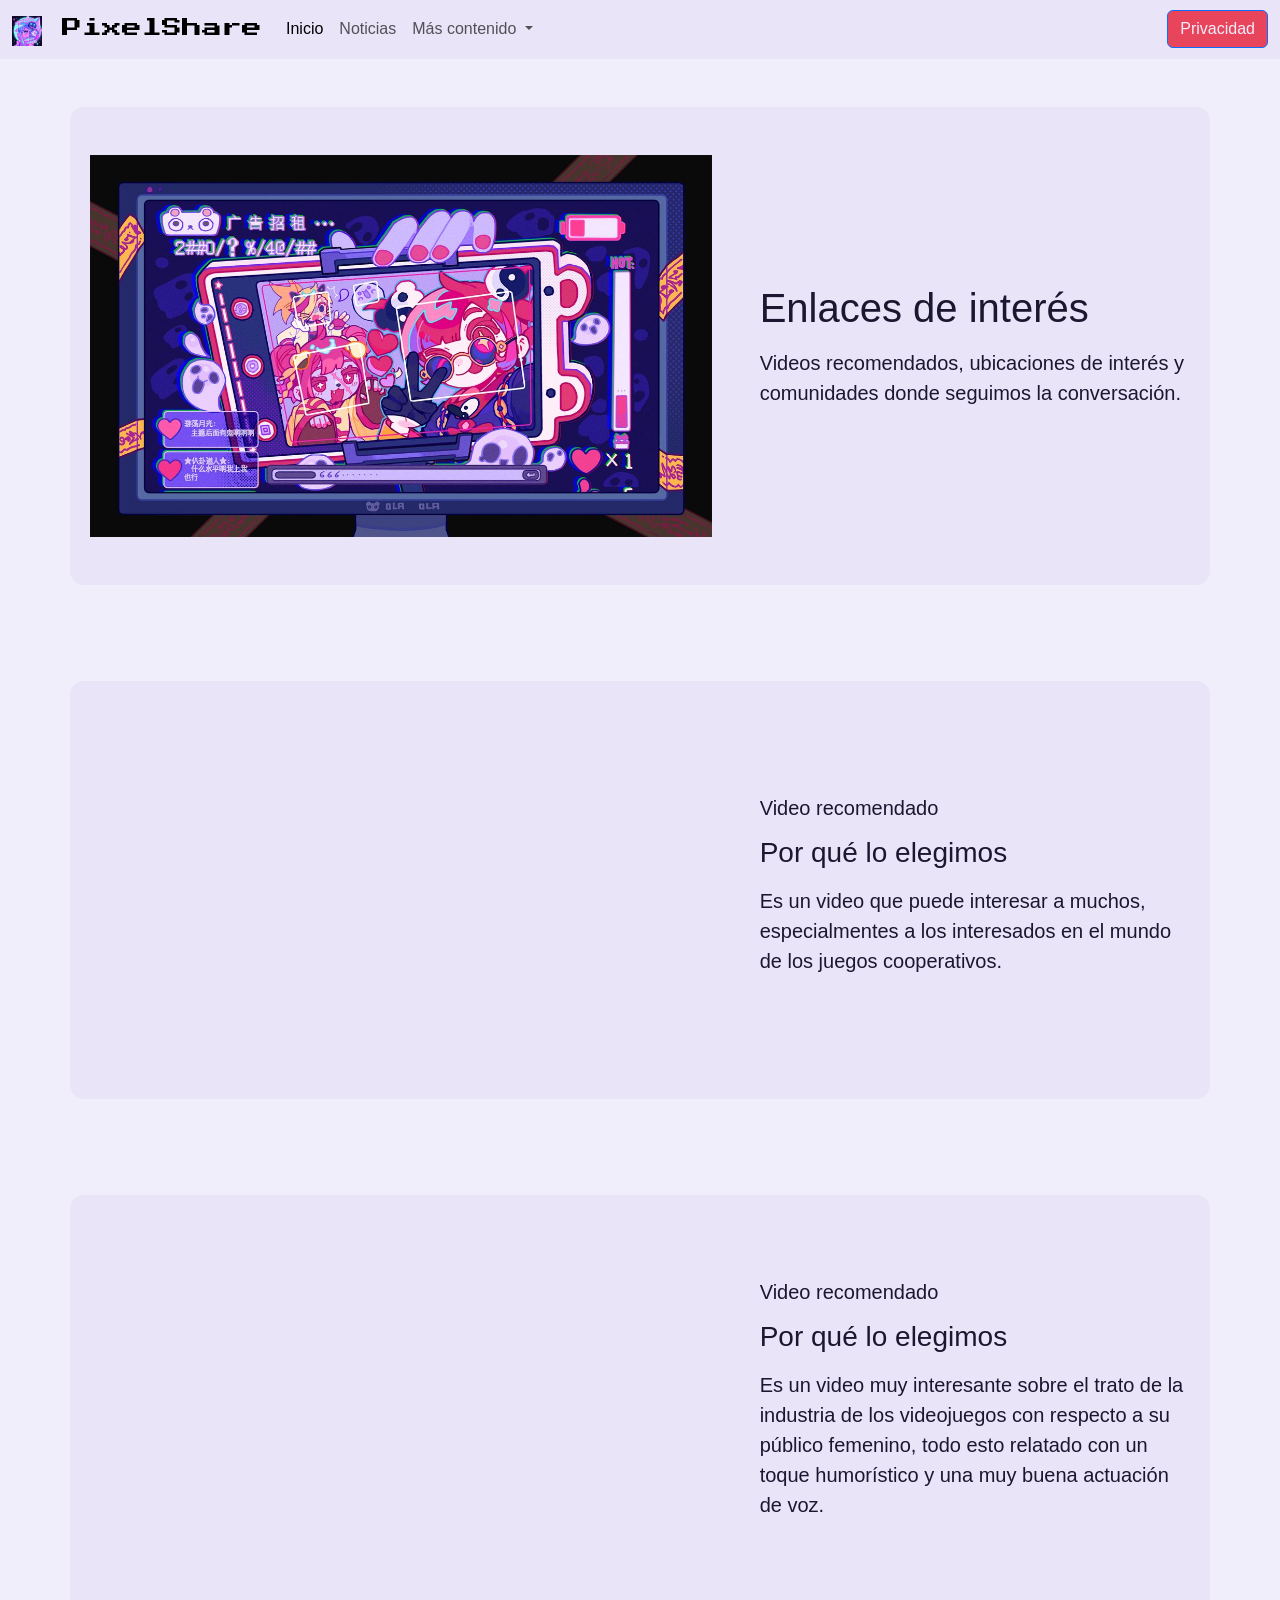
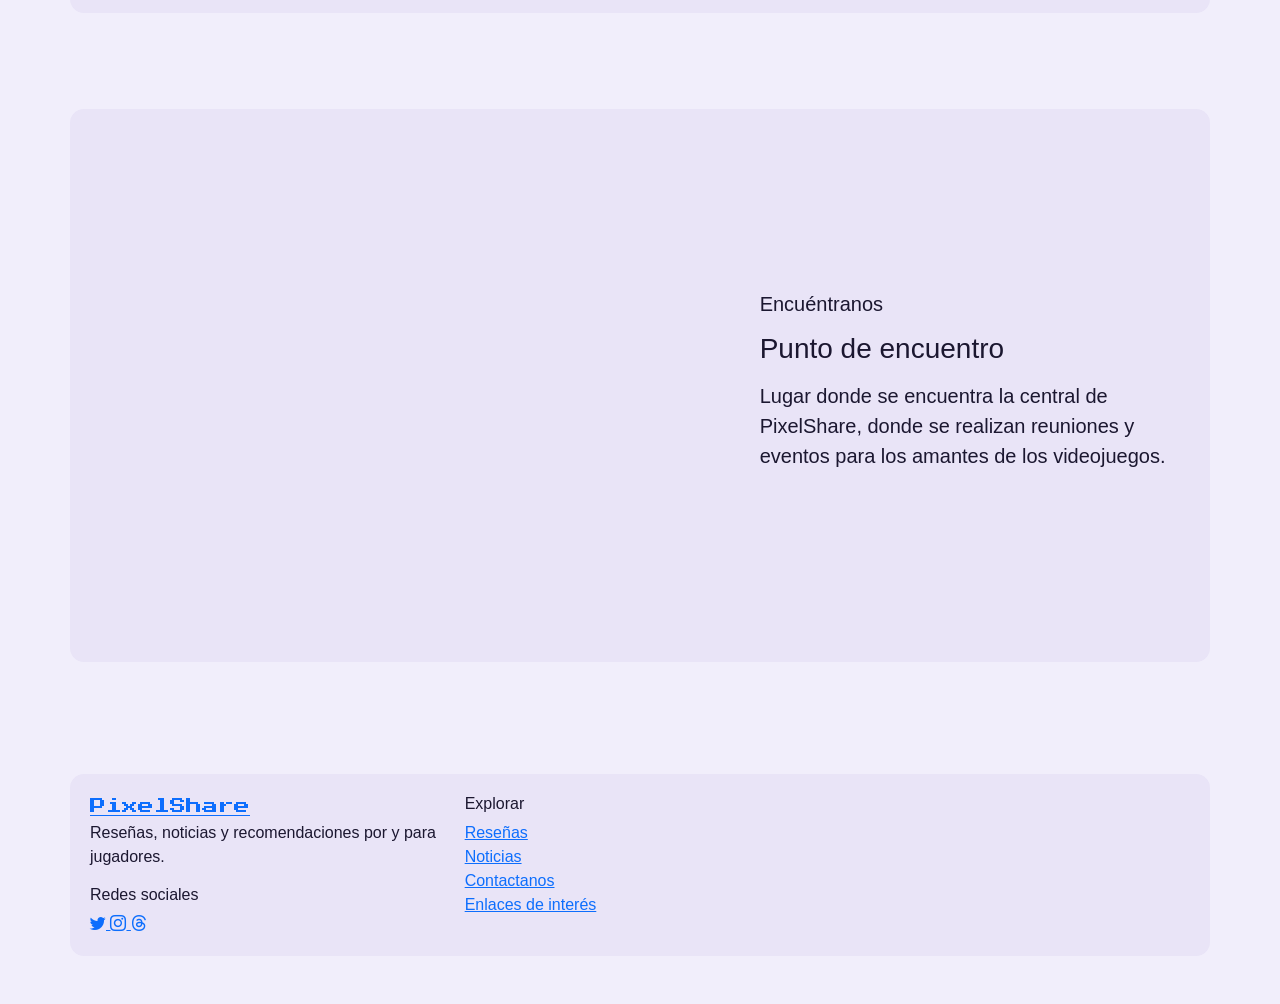
<file: Parcial/Enlaces.html>
<!DOCTYPE html>
<html lang="en">

<head>
    <meta charset="UTF-8">
    <meta name="viewport" content="width=device-width, initial-scale=1.0">
    <meta name="description" content="Página sobre videojuegos" />
    <meta name="keywords" content="juegos, videojuegos, curiosidades, reseñas" />
    <meta name="author" content="Nicole" />
    <meta name="robots" content="index, follow" />
    <title>Enlaces de Interés</title>
    <link href="https://cdn.jsdelivr.net/npm/bootstrap@5.3.8/dist/css/bootstrap.min.css" rel="stylesheet"
        integrity="sha384-sRIl4kxILFvY47J16cr9ZwB07vP4J8+LH7qKQnuqkuIAvNWLzeN8tE5YBujZqJLB" crossorigin="anonymous">
    <link rel="icon" type="image/x-icon" href="imgs/mando.png">
    <link rel="stylesheet" href="css.css">
    <link rel="preconnect" href="https://fonts.googleapis.com">
    <link rel="preconnect" href="https://fonts.gstatic.com" crossorigin>
    <link href="https://fonts.googleapis.com/css2?family=Press+Start+2P&display=swap" rel="stylesheet">
    <link rel="stylesheet" href="https://cdn.jsdelivr.net/npm/bootstrap-icons@1.11.3/font/bootstrap-icons.css">

</head>

<body>
    <!-- navbar -->
    <nav class="navbar navbar-expand-lg" style="background-color: #E9E4F7;" data-bs-theme="light" fixed-top>
        <div class="container-fluid">
            <a class="press-start-2p-regular navbar-brand" href="Index.html"><img src="imgs/mariha.jpg" width="30" height="30"> PixelShare</a>
            <button class="navbar-toggler" type="button" data-bs-toggle="collapse"
                data-bs-target="#navbarSupportedContent" aria-controls="navbarSupportedContent" aria-expanded="false"
                aria-label="Toggle navigation">
                <span class="navbar-toggler-icon"></span>
            </button>
            <div class="collapse navbar-collapse" id="navbarSupportedContent"> <!-- Colapse -->
                <ul class="navbar-nav me-auto mb-2 mb-lg-0">
                    <li class="nav-item">
                        <a class="nav-link active" aria-current="page" href="Index.html">Inicio</a>
                    </li>
                    <li class="nav-item">
                        <a class="nav-link" href="Noticias.html">Noticias</a>
                    </li>
                    <li class="nav-item dropdown">
                        <a class="nav-link dropdown-toggle" href="#" role="button" data-bs-toggle="dropdown"
                            aria-expanded="false">
                            Más contenido
                        </a>
                        <ul class="dropdown-menu">
                            <li><a class="dropdown-item" href="Resenas.html">Reseñas</a></li>
                            <li><a class="dropdown-item" href="Contactos.html">Contactanos</a></li>
                            <li><a class="dropdown-item" href="Enlaces.html">Enlaces de Interés</a></li>
                            <li><a class="dropdown-item"><button onclick="togglemodoscuro()"><i
                                            class="bi bi-moon-stars"></i></button></a></li>
                        </ul>
                    </li>

                </ul>
                <!-- Button trigger modal -->
                <button type="button" class="btn btn-primary" data-bs-toggle="modal" data-bs-target="#staticBackdrop">
                    Privacidad
                </button>

                <!-- Modal -->
                <div class="modal fade" id="staticBackdrop" data-bs-backdrop="static" data-bs-keyboard="false"
                    tabindex="-1" aria-labelledby="staticBackdropLabel" aria-hidden="true">
                    <div class="modal-dialog">
                        <div class="modal-content">
                            <div class="modal-header">
                                <h1 class="modal-title fs-5" id="staticBackdropLabel">Política de privacidad</h1>
                                <button type="button" class="btn-close" data-bs-dismiss="modal"
                                    aria-label="Close"></button>
                            </div>
                            <div class="modal-body">
                                ...
                            </div>
                            <div class="modal-footer">
                                <button type="button" class="btn btn-secondary" data-bs-dismiss="modal">Cerrar</button>
                                <button type="button" class="btn btn-primary" data-bs-dismiss="modal">Aceptar</button>
                            </div>
                        </div>
                    </div>
                </div>
                <!-- poner icono modo oscuro -->
            </div>
        </div>
    </nav>

    <header class="hero py-5" style=" background-size: cover; background-position: center;">
        <div class="container py-7 py-lg-5 position-relative">
            <div class="row align-items-center g-5">
                <div class="col-lg-7">
                    <img src="imgs/news.jpg" class="img-fluid">
                </div>
                <div class="col-lg-5">
                    <h1 class="mt-3">Enlaces de interés</h1>
                    </h1>
                    <p class="lead mt-3">
                        Videos recomendados, ubicaciones de interés y comunidades donde seguimos la conversación.
                    </p>
                </div>
            </div>
        </div>
    </header>

    <!-- Enlaces  de interés -->
    <header class="hero py-5" style=" background-size: cover; background-position: center;">
        <div class="container py-7 py-lg-5 position-relative">
            <div class="row align-items-center g-5">
                <div class="col-lg-7">
                    <iframe width="560" height="315" src="https://www.youtube.com/embed/YPRxtdTw7RQ?si=yUyoanO5qVGbFXwE"
                        title="YouTube video player" frameborder="0"
                        allow="accelerometer; autoplay; clipboard-write; encrypted-media; gyroscope; picture-in-picture; web-share"
                        referrerpolicy="strict-origin-when-cross-origin" allowfullscreen></iframe>
                </div>
                <div class="col-lg-5">
                    <h5 class="mt-2">Video recomendado</h5>
                    <h3 class="mt-3">Por qué lo elegimos</h3>
                    <p class="lead mt-3">
                        Es un video que puede interesar a muchos, especialmentes a los interesados en el mundo de los
                        juegos cooperativos.
                    </p>
                </div>
            </div>
        </div>
    </header>

    <header class="hero py-5" style=" background-size: cover; background-position: center;">
        <div class="container py-7 py-lg-5 position-relative">
            <div class="row align-items-center g-5">
                <div class="col-lg-7">
                    <iframe width="560" height="315" src="https://www.youtube.com/embed/NaYX_7g-wnc?si=4YX8Zz04V2gP7FLU"
                        title="YouTube video player" frameborder="0"
                        allow="accelerometer; autoplay; clipboard-write; encrypted-media; gyroscope; picture-in-picture; web-share"
                        referrerpolicy="strict-origin-when-cross-origin" allowfullscreen></iframe>
                </div>
                <div class="col-lg-5">
                    <h5 class="mt-2">Video recomendado</h5>
                    <h3 class="mt-3">Por qué lo elegimos</h3>
                    <p class="lead mt-3">
                        Es un video muy interesante sobre el trato de la industria de los videojuegos con respecto a su
                        público femenino, todo esto relatado con un toque humorístico y una muy buena actuación de voz.
                    </p>
                </div>
            </div>
        </div>
    </header>


    <header class="hero py-5" style=" background-size: cover; background-position: center;">
        <div class="container py-7 py-lg-5 position-relative">
            <div class="row align-items-center g-5">
                <div class="col-lg-7">
                    <iframe
                        src="https://www.google.com/maps/embed?pb=!1m18!1m12!1m3!1d3783.952448644418!2d-69.95090892503808!3d18.485812982600944!2m3!1f0!2f0!3f0!3m2!1i1024!2i768!4f13.1!3m3!1m2!1s0x8eaf89f362e578d3%3A0x19d59fe09af95898!2sUniversidad%20Nacional%20Pedro%20Henr%C3%ADquez%20Ure%C3%B1a%20(UNPHU)!5e0!3m2!1ses-419!2sdo!4v1783218381006!5m2!1ses-419!2sdo"
                        width="600" height="450" style="border:0;" allowfullscreen="" loading="lazy"
                        referrerpolicy="strict-origin-when-cross-origin"></iframe>
                </div>
                <div class="col-lg-5">
                    <h5 class="mt-2">Encuéntranos</h5>
                    <h3 class="mt-3">Punto de encuentro</h3>
                    <p class="lead mt-3">
                        Lugar donde se encuentra la central de PixelShare, donde se realizan reuniones y eventos para
                        los amantes de los videojuegos.
                    </p>
                </div>
            </div>
        </div>
    </header>



    <footer class="py-5 mt-3">
        <div class="container">
            <div class="row" g-4>
                <div class="col-lg-4">
                    <a class="press-start-2p-regular" href="Index.html">PixelShare</a>
                    <p>
                        Reseñas, noticias y recomendaciones por y para jugadores.
                    </p>
                    <h6>Redes sociales</h6>
                    <div>
                        <a href="https://x.com/" target="_blank" aria-label="Twitter">
                            <i class="bi bi-twitter"></i>
                        </a>

                        <a href="https://www.instagram.com/?hl=en" target="_blank" aria-label="instagram">
                            <i class="bi bi-instagram"></i>
                        </a>

                        <a href="https://www.threads.com/" target="_blank" aria-label="threads">
                            <i class="bi bi-threads"></i>
                        </a>
                    </div>

                </div>
                <div class="col-lg-2 col-6">
                    <h6>
                        Explorar
                    </h6>
                    <ul class="list-unstyled">
                        <li><a href="Resenas.html">Reseñas</a></li>
                        <li><a href="Noticias.html">Noticias</a></li>
                        <li><a href="Contactos.html">Contactanos</a></li>
                        <li><a href="Enlaces.html">Enlaces de interés</a></li>
                </div>

            </div>

        </div>
    </footer>
    <script src="https://cdn.jsdelivr.net/npm/bootstrap@5.3.8/dist/js/bootstrap.bundle.min.js"
        integrity="sha384-FKyoEForCGlyvwx9Hj09JcYn3nv7wiPVlz7YYwJrWVcXK/BmnVDxM+D2scQbITxI" crossorigin="anonymous">
    </script>
    <script src="javascript/js.js"></script>
</body>

</html>
</file>
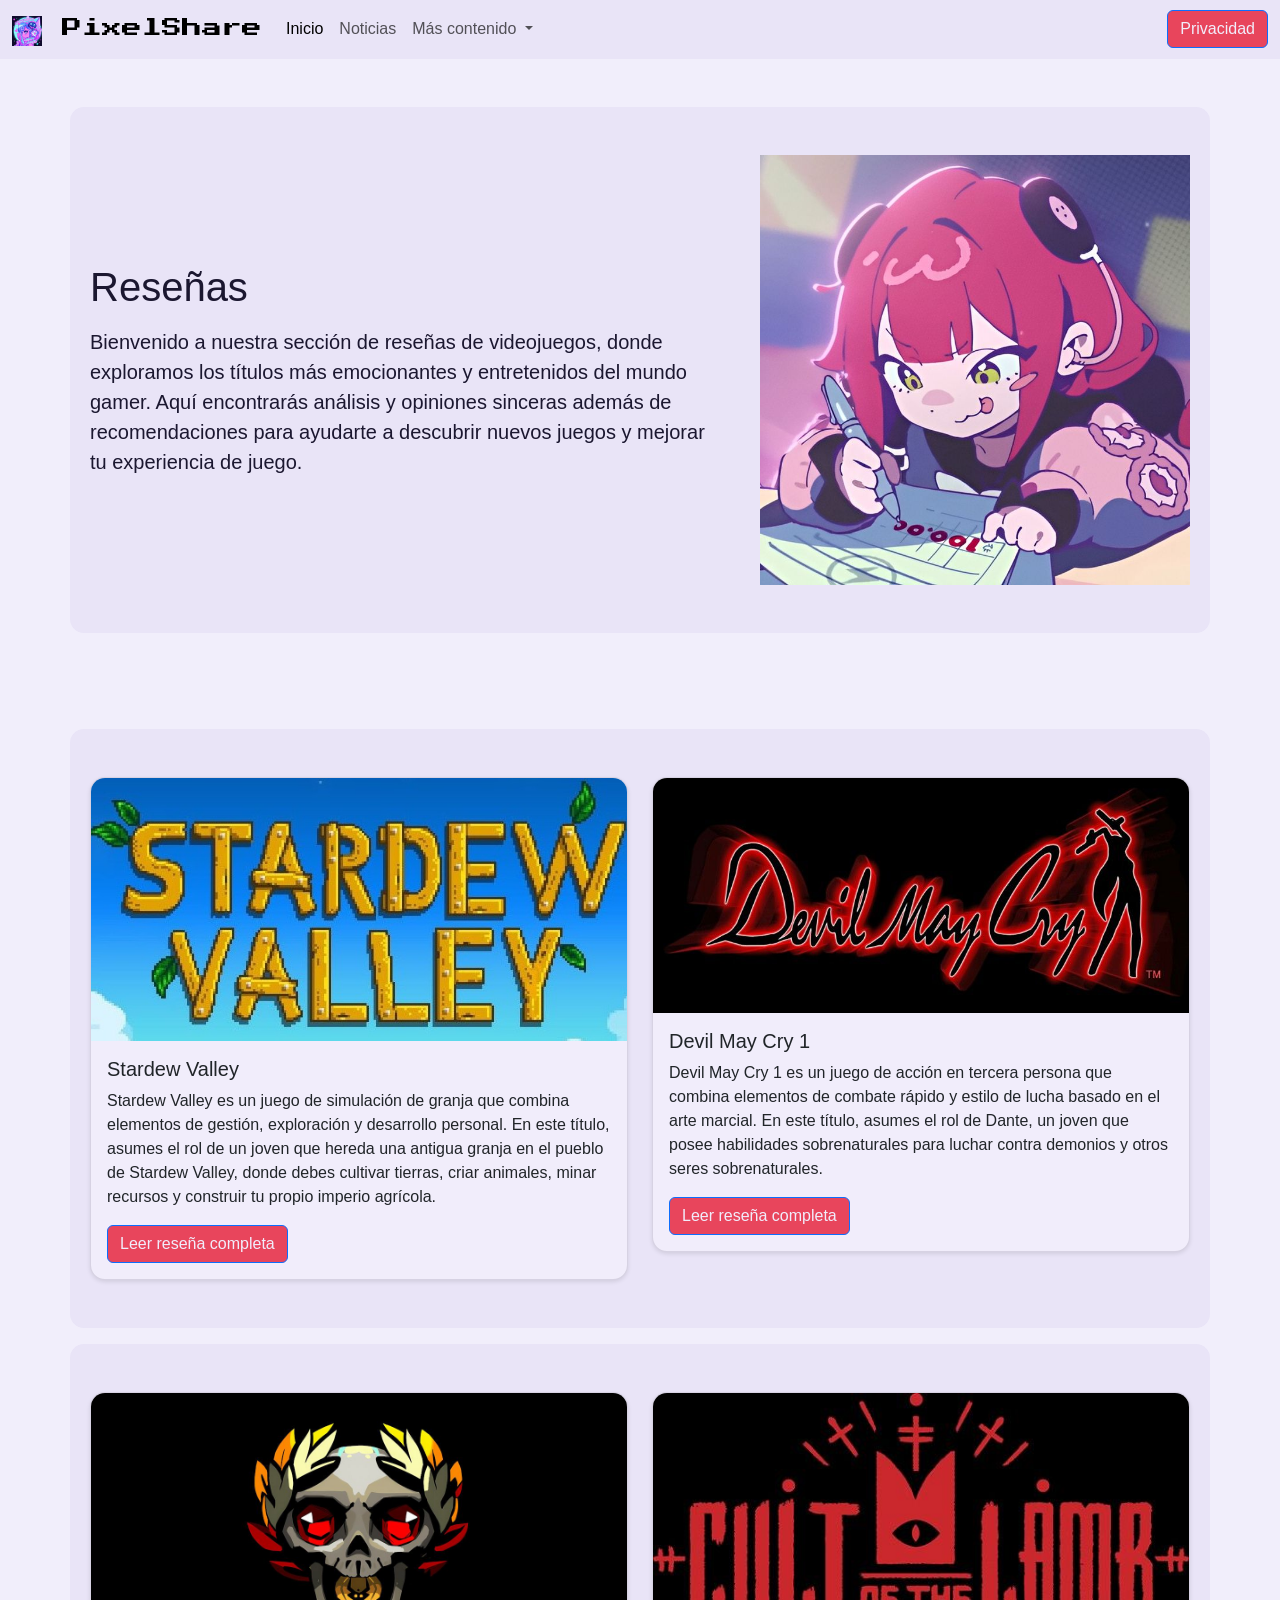
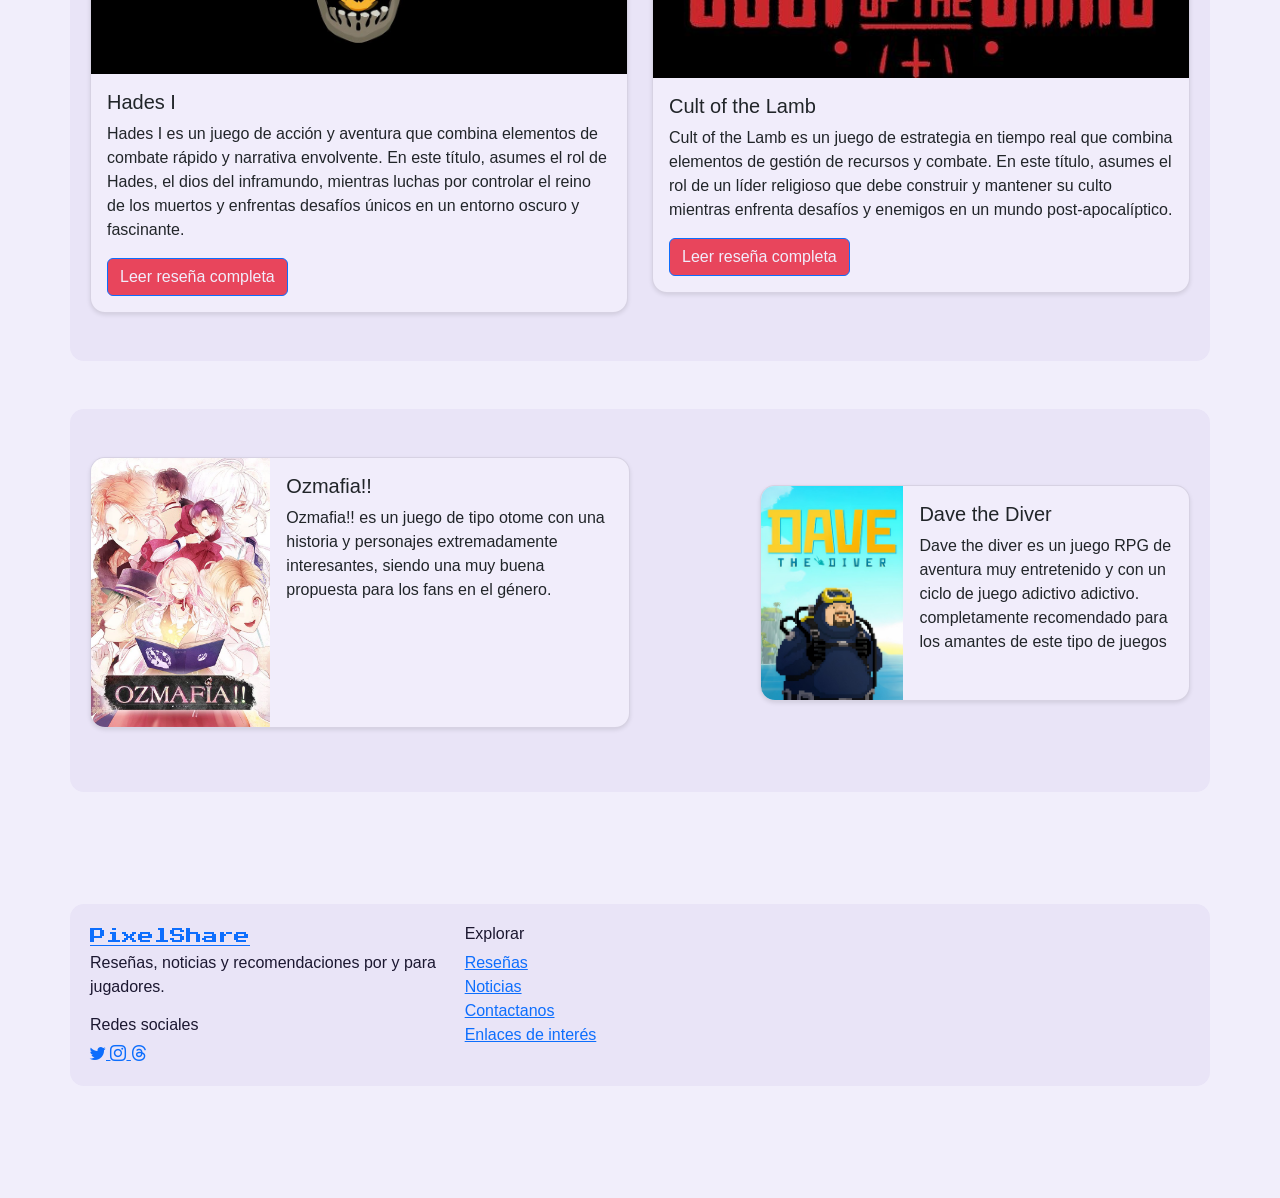
<file: Parcial/Resenas.html>
<!DOCTYPE html>
<html lang="en">

<head>
    <meta charset="UTF-8">
    <meta name="viewport" content="width=device-width, initial-scale=1.0">
    <meta name="description" content="Página sobre reseñas de videojuegos" />
    <meta name="keywords" content="juegos, videojuegos, reseñas" />
    <meta name="author" content="Nicole" />
    <meta name="robots" content="index, follow" />
    <title>Reseñas</title>
    <link href="https://cdn.jsdelivr.net/npm/bootstrap@5.3.8/dist/css/bootstrap.min.css" rel="stylesheet"
        integrity="sha384-sRIl4kxILFvY47J16cr9ZwB07vP4J8+LH7qKQnuqkuIAvNWLzeN8tE5YBujZqJLB" crossorigin="anonymous">
    <link rel="icon" type="image/x-icon" href="imgs/mando.png">
    <link rel="stylesheet" href="css.css">
    <link rel="preconnect" href="https://fonts.googleapis.com">
    <link rel="preconnect" href="https://fonts.gstatic.com" crossorigin>
    <link href="https://fonts.googleapis.com/css2?family=Press+Start+2P&display=swap" rel="stylesheet">
    <link rel="stylesheet" href="https://cdn.jsdelivr.net/npm/bootstrap-icons@1.11.3/font/bootstrap-icons.css">
</head>

<body>
    <!-- navbar -->
    <nav class="navbar navbar-expand-lg" style="background-color: #E9E4F7;" data-bs-theme="light" fixed-top>
        <div class="container-fluid">
            <a class="press-start-2p-regular navbar-brand" href="Index.html"> <img src="imgs/mariha.jpg" width="30"
                    height="30"> PixelShare</a>
            <button class="navbar-toggler" type="button" data-bs-toggle="collapse"
                data-bs-target="#navbarSupportedContent" aria-controls="navbarSupportedContent" aria-expanded="false"
                aria-label="Toggle navigation">
                <span class="navbar-toggler-icon"></span>
            </button>
            <div class="collapse navbar-collapse" id="navbarSupportedContent"> <!-- Colapse -->
                <ul class="navbar-nav me-auto mb-2 mb-lg-0">
                    <li class="nav-item">
                        <a class="nav-link active" aria-current="page" href="Index.html">Inicio</a>
                    </li>
                    <li class="nav-item">
                        <a class="nav-link" href="Noticias.html">Noticias</a>
                    </li>
                    <li class="nav-item dropdown">
                        <a class="nav-link dropdown-toggle" href="#" role="button" data-bs-toggle="dropdown"
                            aria-expanded="false">
                            Más contenido
                        </a>
                        <ul class="dropdown-menu">
                            <li><a class="dropdown-item" href="Resenas.html">Reseñas</a></li>
                            <li><a class="dropdown-item" href="Contactos.html">Contactanos</a></li>
                            <li><a class="dropdown-item" href="Enlaces.html">Enlaces de Interés</a></li>
                            <li><a class="dropdown-item"><button onclick="togglemodoscuro()"><i
                                            class="bi bi-moon-stars"></i></button></a></li>
                        </ul>
                    </li>

                </ul>
                <!-- Button trigger modal -->
                <button type="button" class="btn btn-primary" data-bs-toggle="modal" data-bs-target="#staticBackdrop">
                    Privacidad
                </button>

                <!-- Modal -->
                <div class="modal fade" id="staticBackdrop" data-bs-backdrop="static" data-bs-keyboard="false"
                    tabindex="-1" aria-labelledby="staticBackdropLabel" aria-hidden="true">
                    <div class="modal-dialog">
                        <div class="modal-content">
                            <div class="modal-header">
                                <h1 class="modal-title fs-5" id="staticBackdropLabel">Política de privacidad</h1>
                                <button type="button" class="btn-close" data-bs-dismiss="modal"
                                    aria-label="Close"></button>
                            </div>
                            <div class="modal-body">
                                ...
                            </div>
                            <div class="modal-footer">
                                <button type="button" class="btn btn-secondary" data-bs-dismiss="modal">Cerrar</button>
                                <button type="button" class="btn btn-primary" data-bs-dismiss="modal">Aceptar</button>
                            </div>
                        </div>
                    </div>
                </div>
                <!-- poner icono modo oscuro -->
            </div>
        </div>
    </nav>

    <!-- Presentacion -->
    <header class="hero py-5" style=" background-size: cover; background-position: center;">
        <div class="container py-7 py-lg-5 position-relative">
            <div class="row align-items-center g-5">
                <div class="col-lg-7">
                    <h1 class="mt-3">Reseñas</h1>
                    <p class="lead mt-3">
                        Bienvenido a nuestra sección de reseñas de videojuegos, donde exploramos los títulos más
                        emocionantes y entretenidos del mundo gamer. Aquí encontrarás análisis y opiniones
                        sinceras además de recomendaciones para ayudarte a descubrir nuevos juegos y mejorar tu
                        experiencia
                        de juego.
                    </p>
                </div>
                <div class="col-lg-5">
                    <div class="img-frame">
                        <img src="imgs/resenas.jpg" class="img-fluid w-100">
                    </div>
                </div>
            </div>
        </div>
    </header>

    <!-- Reseñas -->
    <section id="Resenas" class="py-5">
        <div class="container py-5">
            <div class="row row-cols-1 row-cols-md-2 g-4">
                <div class="col">
                    <div class="card">
                        <img src="imgs/stardewva.jpg" class="card-img-top">
                        <div class="card-body">
                            <h5 class="card-title">Stardew Valley</h5>
                            <p class="card-text">Stardew Valley es un juego de simulación de granja que combina
                                elementos de gestión, exploración y desarrollo personal. En este título, asumes el rol
                                de un joven que hereda una antigua granja en el pueblo de Stardew Valley, donde debes
                                cultivar
                                tierras, criar animales, minar recursos y construir tu propio imperio agrícola.</p>
                            <a href="#" class="btn btn-primary">Leer reseña completa</a>
                        </div>
                    </div>
                </div>
                <div class="col">
                    <div class="card">
                        <img src="imgs/dmmc.jpg" class="card-img-top">
                        <div class="card-body">
                            <h5 class="card-title">Devil May Cry 1</h5>
                            <p class="card-text">Devil May Cry 1 es un juego de acción en tercera persona que combina
                                elementos de combate rápido y estilo de lucha basado en el arte marcial. En este título,
                                asumes el rol de Dante, un joven que posee habilidades sobrenaturales para luchar contra
                                demonios y otros seres sobrenaturales.</p>
                            <a href="#" class="btn btn-primary">Leer reseña completa</a>
                        </div>
                    </div>
                </div>
            </div>
        </div>

        <section id="Resenas" class="py-3">
            <div class="container py-5">
                <div class="row row-cols-1 row-cols-md-2 g-4">
                    <div class="col">
                        <div class="card">
                            <img src="imgs/hadeslog.jpg" class="card-img-top">
                            <div class="card-body">
                                <h5 class="card-title">Hades I</h5>
                                <p class="card-text">Hades I es un juego de acción y aventura que combina elementos de
                                    combate rápido y narrativa envolvente. En este título, asumes el rol de Hades, el
                                    dios del inframundo, mientras luchas por controlar el reino de los muertos y
                                    enfrentas desafíos únicos en un entorno oscuro y fascinante.</p>
                                <a href="#" class="btn btn-primary">Leer reseña completa</a>
                            </div>
                        </div>
                    </div>
                    <div class="col">
                        <div class="card">
                            <img src="imgs/colt.jpg" class="card-img-top" alt="The Legend of Zelda: Breath of the Wild">
                            <div class="card-body">
                                <h5 class="card-title">Cult of the Lamb</h5>
                                <p class="card-text">Cult of the Lamb es un juego de estrategia en tiempo real que
                                    combina elementos de gestión de recursos y combate. En este título, asumes el rol de
                                    un líder religioso que debe construir y mantener su culto mientras enfrenta desafíos
                                    y enemigos en un mundo post-apocalíptico.</p>
                                <a href="#" class="btn btn-primary">Leer reseña completa</a>
                            </div>
                        </div>
                    </div>
                </div>
            </div>




            <header class="hero py-5" style=" background-size: cover; background-position: center;">
                <div class="container py-7 py-lg-5 position-relative">
                    <div class="row align-items-center g-5">
                        <div class="col-lg-7">
                            <div class="card mb-3" style="max-width: 540px;">
                                <div class="row g-0">
                                    <div class="col-md-4">

                                        <img src="imgs/ozmafiaa.jpg" class="img-fluid rounded-start" alt="...">
                                    </div>
                                    <div class="col-md-8">
                                        <div class="card-body">
                                            <h5 class="card-title">Ozmafia!!</h5>
                                            <p class="card-text">Ozmafia!! es un juego de tipo otome con una historia y
                                                personajes
                                                extremadamente interesantes, siendo una muy buena propuesta para los
                                                fans en el género.</p>
                                            <p class="card-text">
                                        </div>
                                    </div>
                                </div>
                            </div>
                        </div>
                        <div class="col-lg-5">
                            <div class="card mb-3" style="max-width: 540px;">
                                <div class="row g-0">
                                    <div class="col-md-4">
                                        <img src="imgs/davre.jpg" class="img-fluid rounded-start" alt="...">
                                    </div>
                                    <div class="col-md-8">
                                        <div class="card-body">
                                            <h5 class="card-title">Dave the Diver </h5>
                                            <p class="card-text">Dave the diver es un juego RPG de aventura muy
                                                entretenido y con un
                                                ciclo de juego adictivo adictivo. completamente recomendado para los
                                                amantes de este tipo de juegos</p>
                                            <p class="card-text">
                                        </div>
                                    </div>
                                </div>
                            </div>

                        </div>
                    </div>
                </div>
            </header>

            <!-- footer -->


            <footer class="py-5 mt-3">
                <div class="container">
                    <div class="row" g-4>
                        <div class="col-lg-4">
                            <a class="press-start-2p-regular" href="Index.html">PixelShare</a>
                            <p>
                                Reseñas, noticias y recomendaciones por y para jugadores.
                            </p>
                            <h6>Redes sociales</h6>
                            <div>
                                <a href="https://x.com/" target="_blank" aria-label="Twitter">
                                    <i class="bi bi-twitter"></i>
                                </a>

                                <a href="https://www.instagram.com/?hl=en" target="_blank" aria-label="instagram">
                                    <i class="bi bi-instagram"></i>
                                </a>

                                <a href="https://www.threads.com/" target="_blank" aria-label="threads">
                                    <i class="bi bi-threads"></i>
                                </a>
                            </div>

                        </div>
                        <div class="col-lg-2 col-6">
                            <h6>
                                Explorar
                            </h6>
                            <ul class="list-unstyled">
                                <li><a href="Resenas.html">Reseñas</a></li>
                                <li><a href="Noticias.html">Noticias</a></li>
                                <li><a href="Contactos.html">Contactanos</a></li>
                                <li><a href="Enlaces.html">Enlaces de interés</a></li>
                        </div>

                    </div>

                </div>
            </footer>

            <script src="https://cdn.jsdelivr.net/npm/bootstrap@5.3.8/dist/js/bootstrap.bundle.min.js"
                integrity="sha384-FKyoEForCGlyvwx9Hj09JcYn3nv7wiPVlz7YYwJrWVcXK/BmnVDxM+D2scQbITxI"
                crossorigin="anonymous">
                </script>
            <script src="javascript/js.js"></script>
</body>

</html>
</file>
<file: docs/css.css>
/* Modo claro */
* {
    margin: 0;
    padding: 0;
    box-sizing: border-box;
}

body {
    background-color: #F1EEFB;
    color: #1B1730;
    font-family: 'Inter', sans-serif;
}

.container {
    background-color: #E9E4F7;
    padding: 20px;
    border-radius: 14px;
}

.card {
    background-color: #F1EDFB;
    border: 1px solid rgba(27, 23, 48, .12);
    border-radius: 14px;
    box-shadow: 0 10px 30px rgba(27, 23, 48, .10);
}

.title {
    font-family: 'Space Grotesk', sans-serif;
}

.subtitle {
    color: #4B4560;
}

.btn-primary {
    background-color: #E8455C;
    color: #F1EDFB;
}

.btn-secondary {
    background-color: #C8890F;
}

.btn-tertiary {
    background-color: #1E8F84;
}

.press-start-2p-regular {
    font-family: "Press Start 2P", system-ui;
    font-weight: 400;
    font-style: normal;
}

/* Diseño para los hovers de las cards*/
.card {
    transition: all 0.4s cubic-bezier(0.165, 0.84, 0.44, 1);
    overflow: hidden;
    border-radius: 15px;
    box-shadow: 0 2px 4px rgba(0, 0, 0, 0.1);
}

.card:hover {
    transform: translateY(-10px) scale(1.01);
    box-shadow: 0 20px 40px rgba(0, 0, 0, 0.2);
}


.card-img-top {
    transition: transform 0.5s ease;
}

.card:hover .card-img-top {
    transform: scale(1.1);
}

.card-body {
    transition: all 0.3s ease;
}

.card:hover .card-body {
    background-color: rgba(0, 123, 255, 0.05);
}

.card-title {
    transition: color 0.3s ease;
}

.card:hover .card-title {
    color: #007bff;
}

.btn-primary {
    transition: all 0.3s ease;
}

.card:hover .btn-primary {
    background-color: #0056b3;
    transform: translateY(-2px);
    box-shadow: 0 5px 15px rgba(0, 123, 255, 0.3);
    z-index: 2;
}

/* modo oscuro */
.modo-oscuro {
    background-color: #14101F;
    color: #F1EDFB;
}

.modo-oscuro .navbar {
    background-color: #1A2338 !important;
    
}

.modo-oscuro .navbar .navbar-brand {
    color: #F1EDFB;  
}

.modo-oscuro .navbar .nav-link {
    color: #F1EDFB;  }

.modo-oscuro .container {
    background-color: #1E1830;
}

.modo-oscuro .card {
    background-color: #241C3A;
    border-color: rgba(255, 255, 255, 0.08);
    box-shadow: 0 10px 30px rgba(0, 0, 0, 0.4);
}

.modo-oscuro .card:hover {
    box-shadow: 0 20px 40px rgba(0, 0, 0, 0.6);
}

.modo-oscuro .subtitle {
    color: #8B85A0;
}

.modo-oscuro .card-body {
    background-color: transparent;
}

.modo-oscuro .card:hover .card-body {
    background-color: rgba(232, 69, 92, 0.08);
}

.modo-oscuro .card {
    background-color: #241C3A;
    border-color: rgba(255, 255, 255, 0.08);
    box-shadow: 0 10px 30px rgba(0, 0, 0, 0.4);
}

.modo-oscuro .card-title {
    color: #F1EDFB;  
}


.modo-oscuro .card-text {
    color: #F1EDFB;  
}

.modo-oscuro .card:hover .card-title {
    color: #E8455C;
}

.modo-oscuro .card:hover .btn-primary {
    background-color: #c0395a;
    box-shadow: 0 5px 15px rgba(232, 69, 92, 0.3);
}
</file>
<file: Parcial/css.css>
/* Modo claro */
* {
    margin: 0;
    padding: 0;
    box-sizing: border-box;
}

body {
    background-color: #F1EEFB;
    color: #1B1730;
    font-family: 'Inter', sans-serif;
}

.container {
    background-color: #E9E4F7;
    padding: 20px;
    border-radius: 14px;
}

.card {
    background-color: #F1EDFB;
    border: 1px solid rgba(27, 23, 48, .12);
    border-radius: 14px;
    box-shadow: 0 10px 30px rgba(27, 23, 48, .10);
}

.title {
    font-family: 'Space Grotesk', sans-serif;
}

.subtitle {
    color: #4B4560;
}

.btn-primary {
    background-color: #E8455C;
    color: #F1EDFB;
}

.btn-secondary {
    background-color: #C8890F;
}

.btn-tertiary {
    background-color: #1E8F84;
}

.press-start-2p-regular {
    font-family: "Press Start 2P", system-ui;
    font-weight: 400;
    font-style: normal;
}

/* Diseño para los hovers de las cards*/
.card {
    transition: all 0.4s cubic-bezier(0.165, 0.84, 0.44, 1);
    overflow: hidden;
    border-radius: 15px;
    box-shadow: 0 2px 4px rgba(0, 0, 0, 0.1);
}

.card:hover {
    transform: translateY(-10px) scale(1.01);
    box-shadow: 0 20px 40px rgba(0, 0, 0, 0.2);
}


.card-img-top {
    transition: transform 0.5s ease;
}

.card:hover .card-img-top {
    transform: scale(1.1);
}

.card-body {
    transition: all 0.3s ease;
}

.card:hover .card-body {
    background-color: rgba(0, 123, 255, 0.05);
}

.card-title {
    transition: color 0.3s ease;
}

.card:hover .card-title {
    color: #007bff;
}

.btn-primary {
    transition: all 0.3s ease;
}

.card:hover .btn-primary {
    background-color: #0056b3;
    transform: translateY(-2px);
    box-shadow: 0 5px 15px rgba(0, 123, 255, 0.3);
    z-index: 2;
}

/* modo oscuro */
.modo-oscuro {
    background-color: #14101F;
    color: #F1EDFB;
}

.modo-oscuro .navbar {
    background-color: #1A2338 !important;
    
}

.modo-oscuro .navbar .navbar-brand {
    color: #F1EDFB;  
}

.modo-oscuro .navbar .nav-link {
    color: #F1EDFB;  }

.modo-oscuro .container {
    background-color: #1E1830;
}

.modo-oscuro .card {
    background-color: #241C3A;
    border-color: rgba(255, 255, 255, 0.08);
    box-shadow: 0 10px 30px rgba(0, 0, 0, 0.4);
}

.modo-oscuro .card:hover {
    box-shadow: 0 20px 40px rgba(0, 0, 0, 0.6);
}

.modo-oscuro .subtitle {
    color: #8B85A0;
}

.modo-oscuro .card-body {
    background-color: transparent;
}

.modo-oscuro .card:hover .card-body {
    background-color: rgba(232, 69, 92, 0.08);
}

.modo-oscuro .card {
    background-color: #241C3A;
    border-color: rgba(255, 255, 255, 0.08);
    box-shadow: 0 10px 30px rgba(0, 0, 0, 0.4);
}

.modo-oscuro .card-title {
    color: #F1EDFB;  
}


.modo-oscuro .card-text {
    color: #F1EDFB;  
}

.modo-oscuro .card:hover .card-title {
    color: #E8455C;
}

.modo-oscuro .card:hover .btn-primary {
    background-color: #c0395a;
    box-shadow: 0 5px 15px rgba(232, 69, 92, 0.3);
}
</file>
